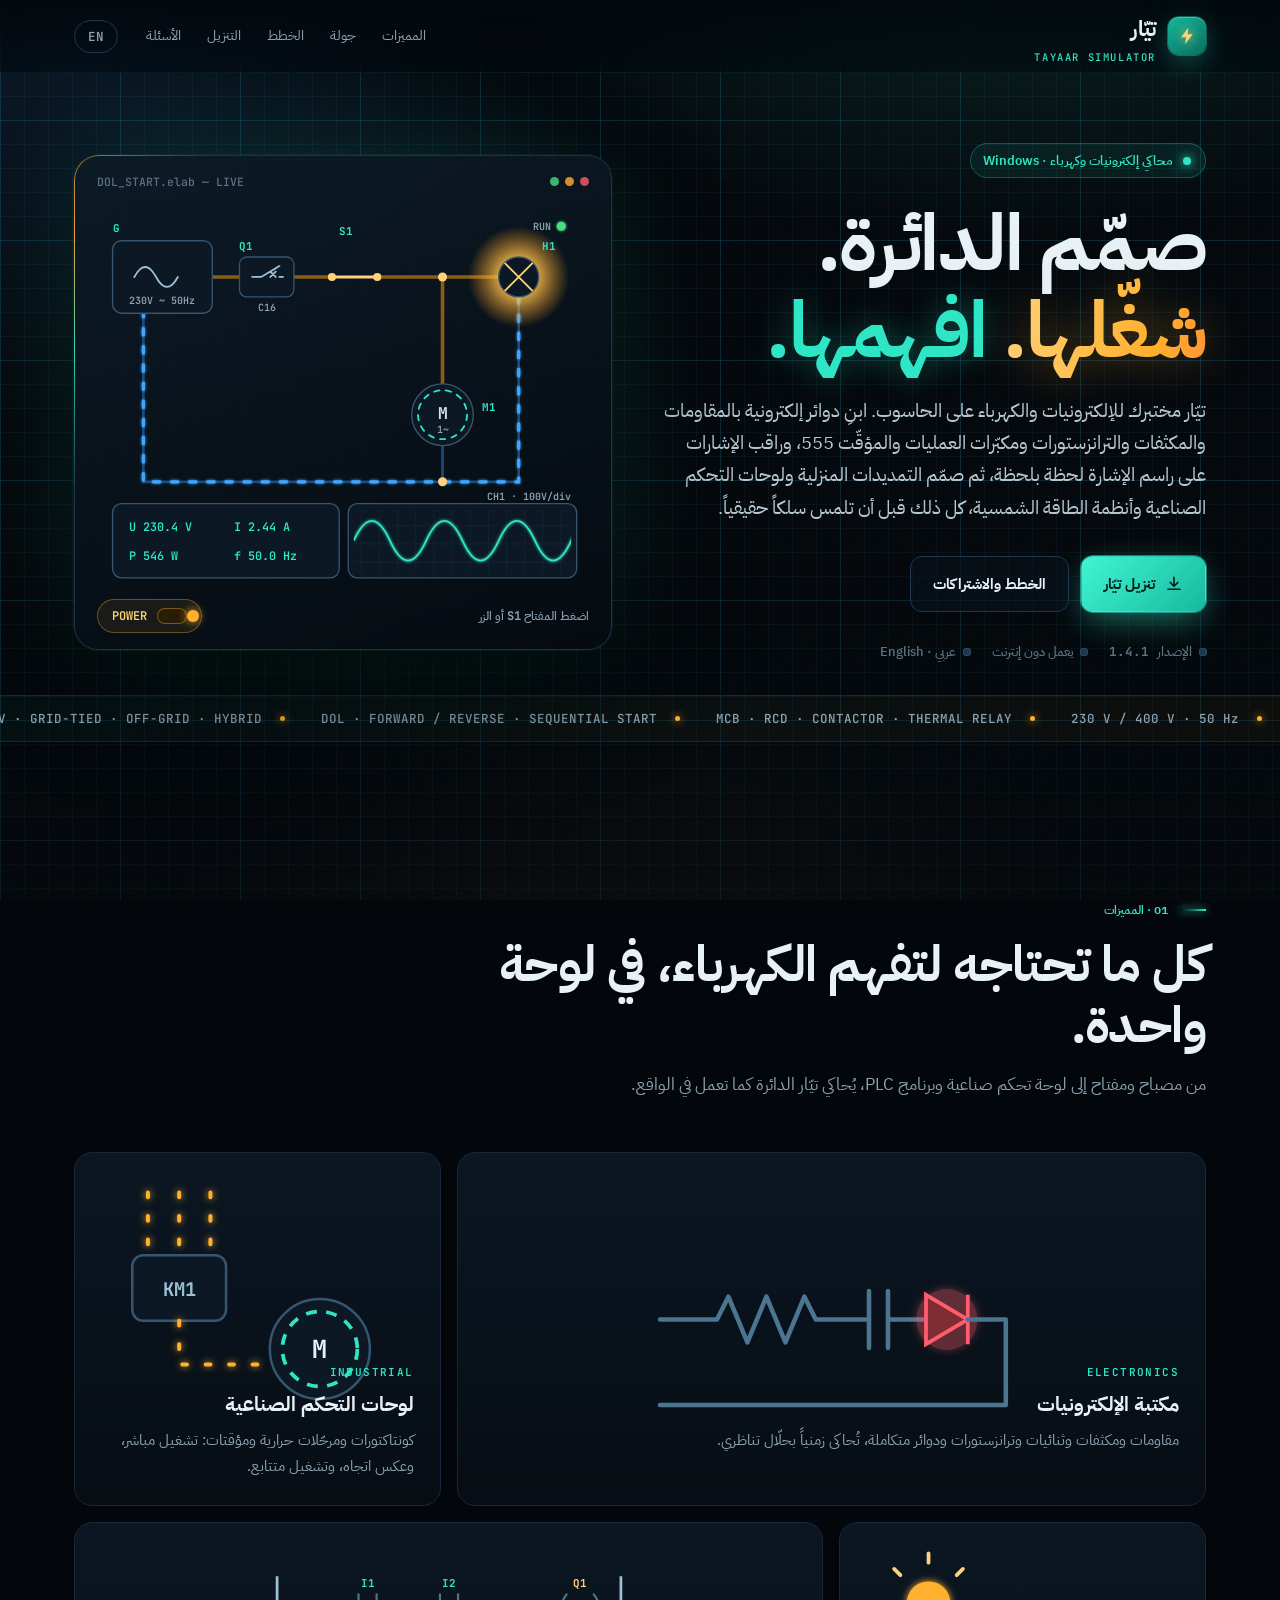
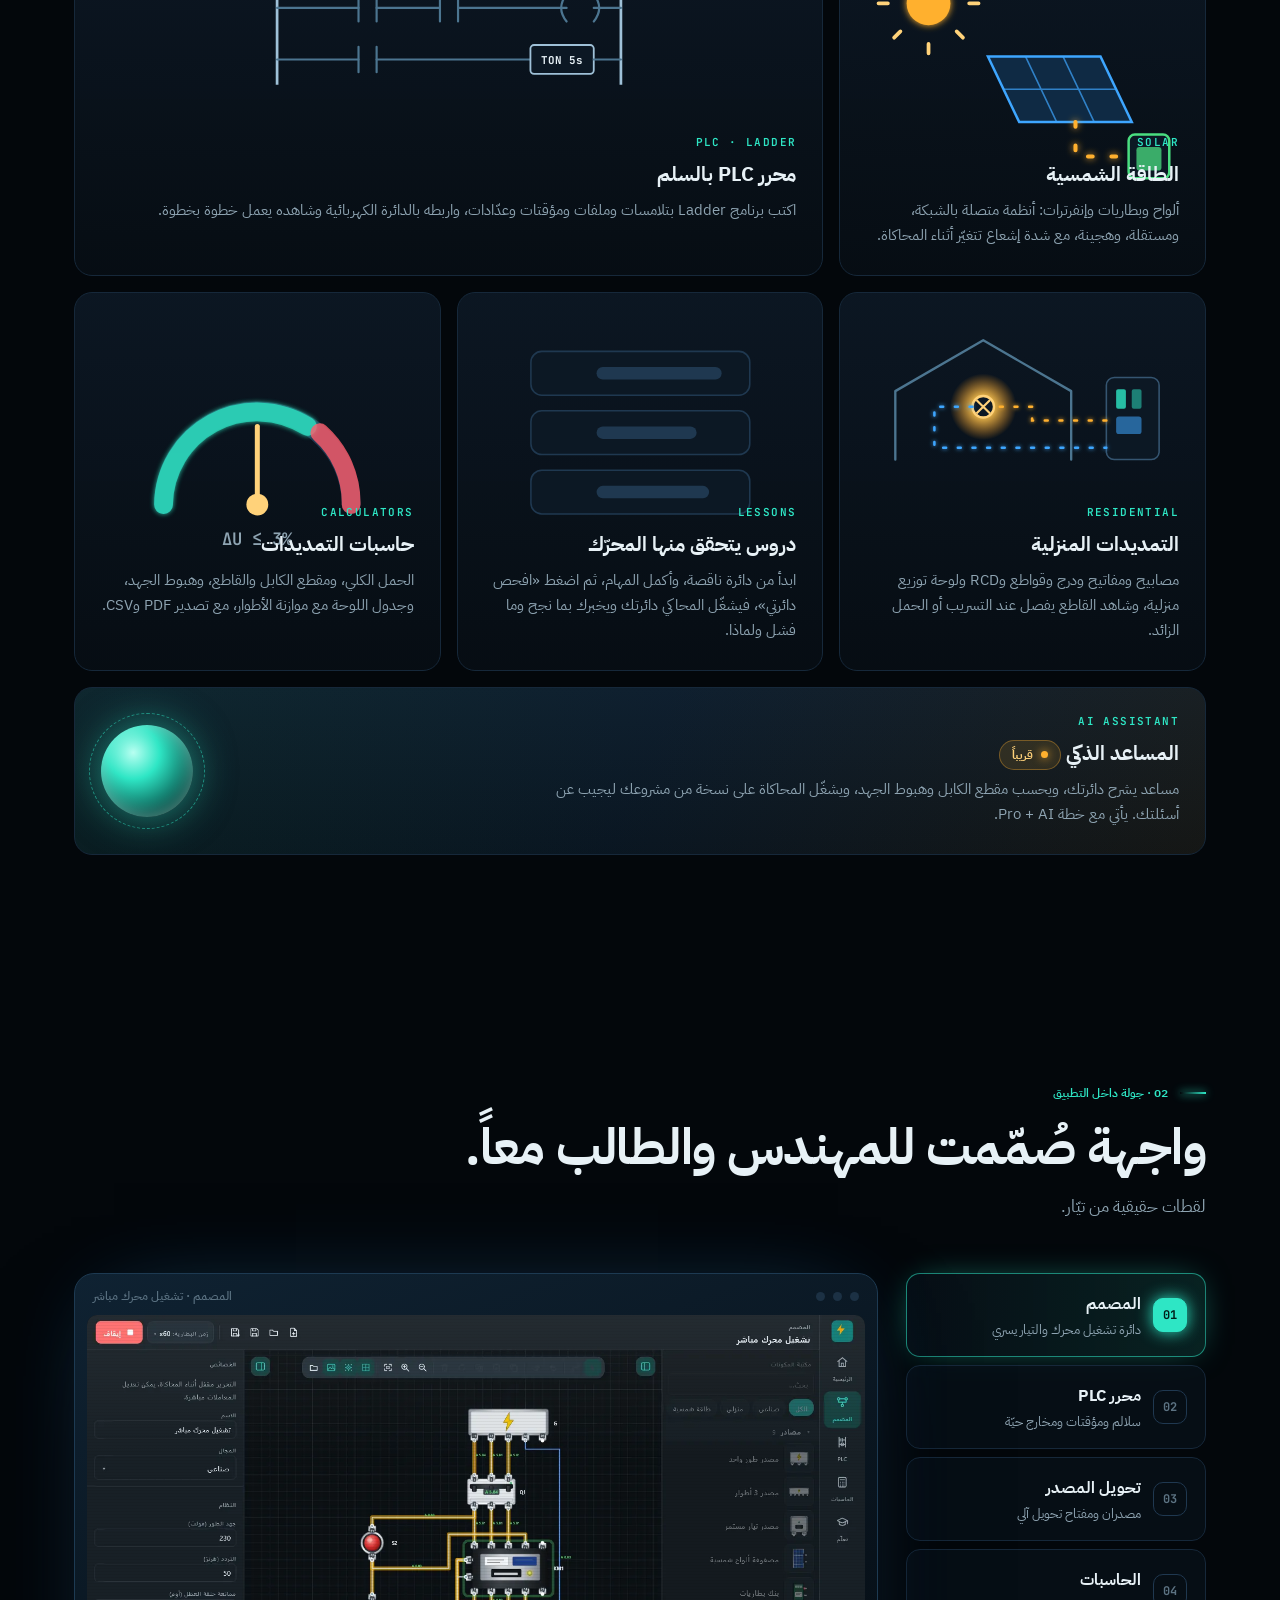
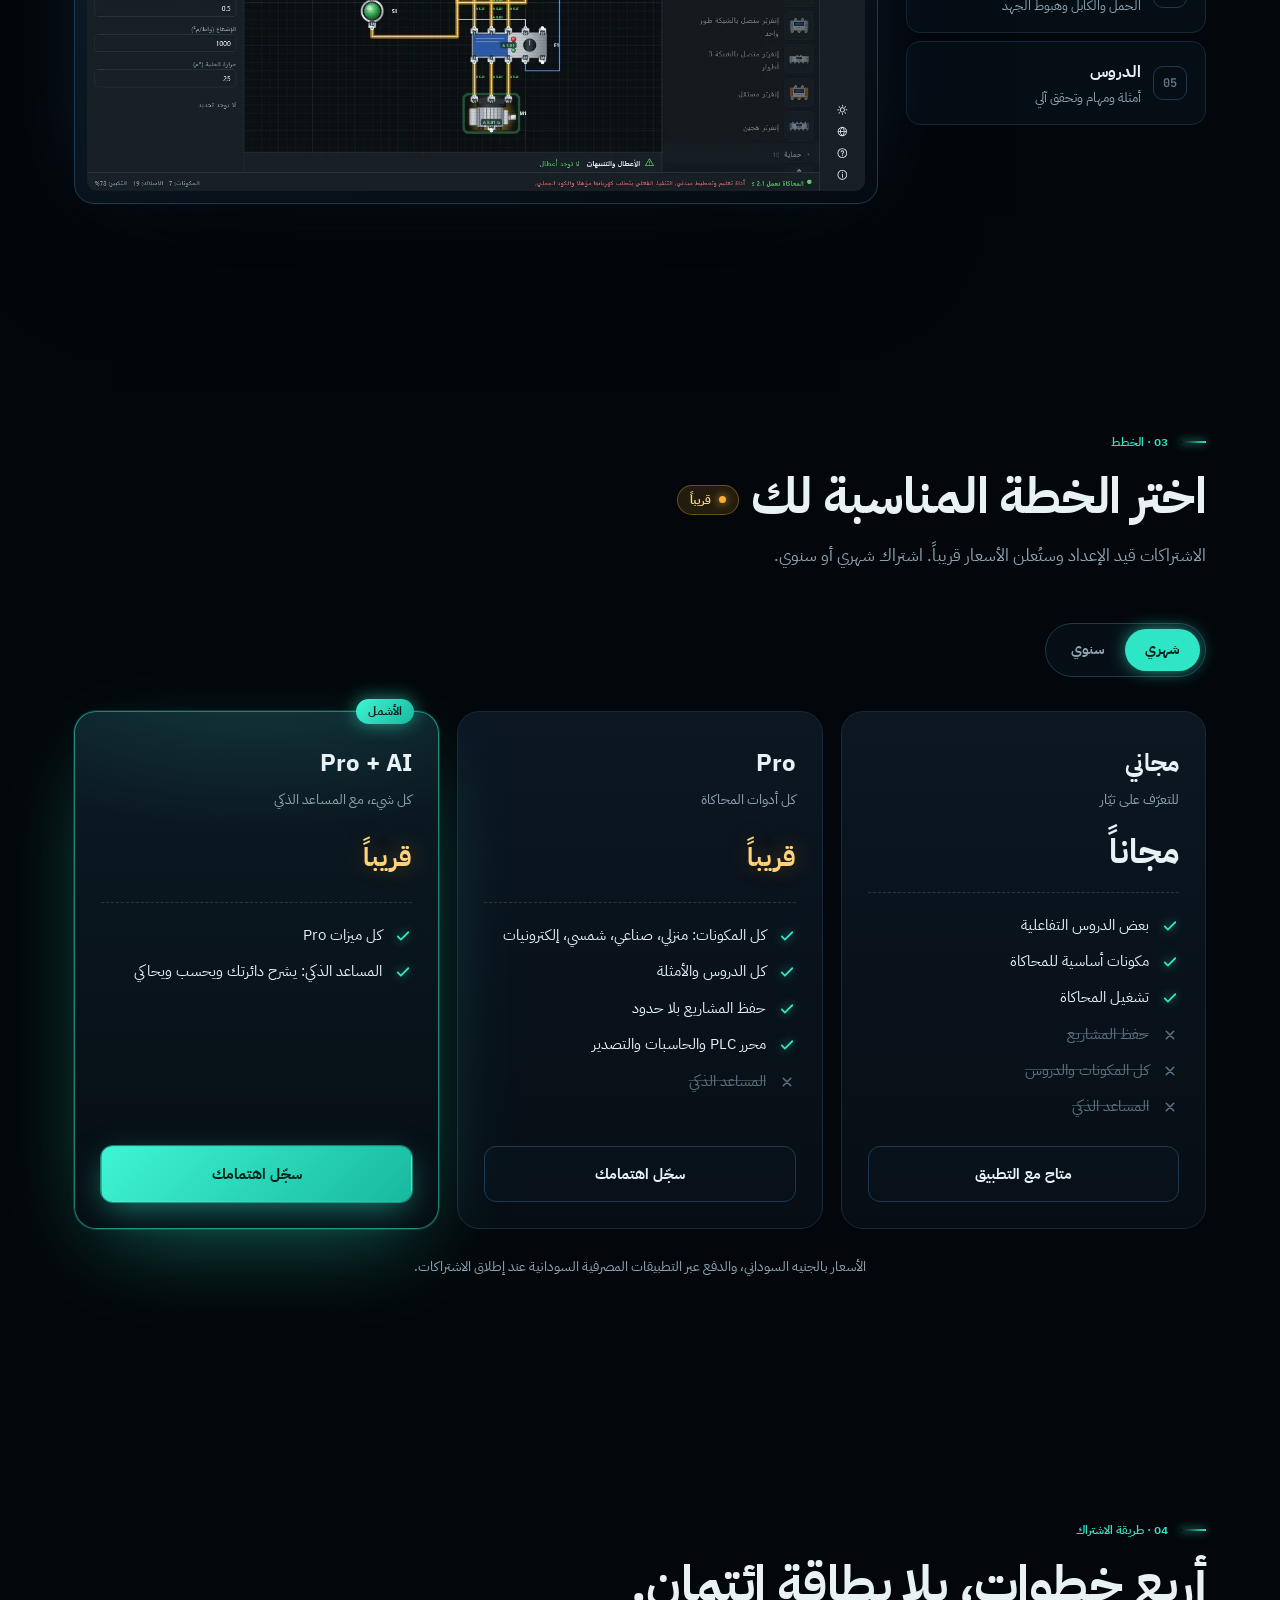
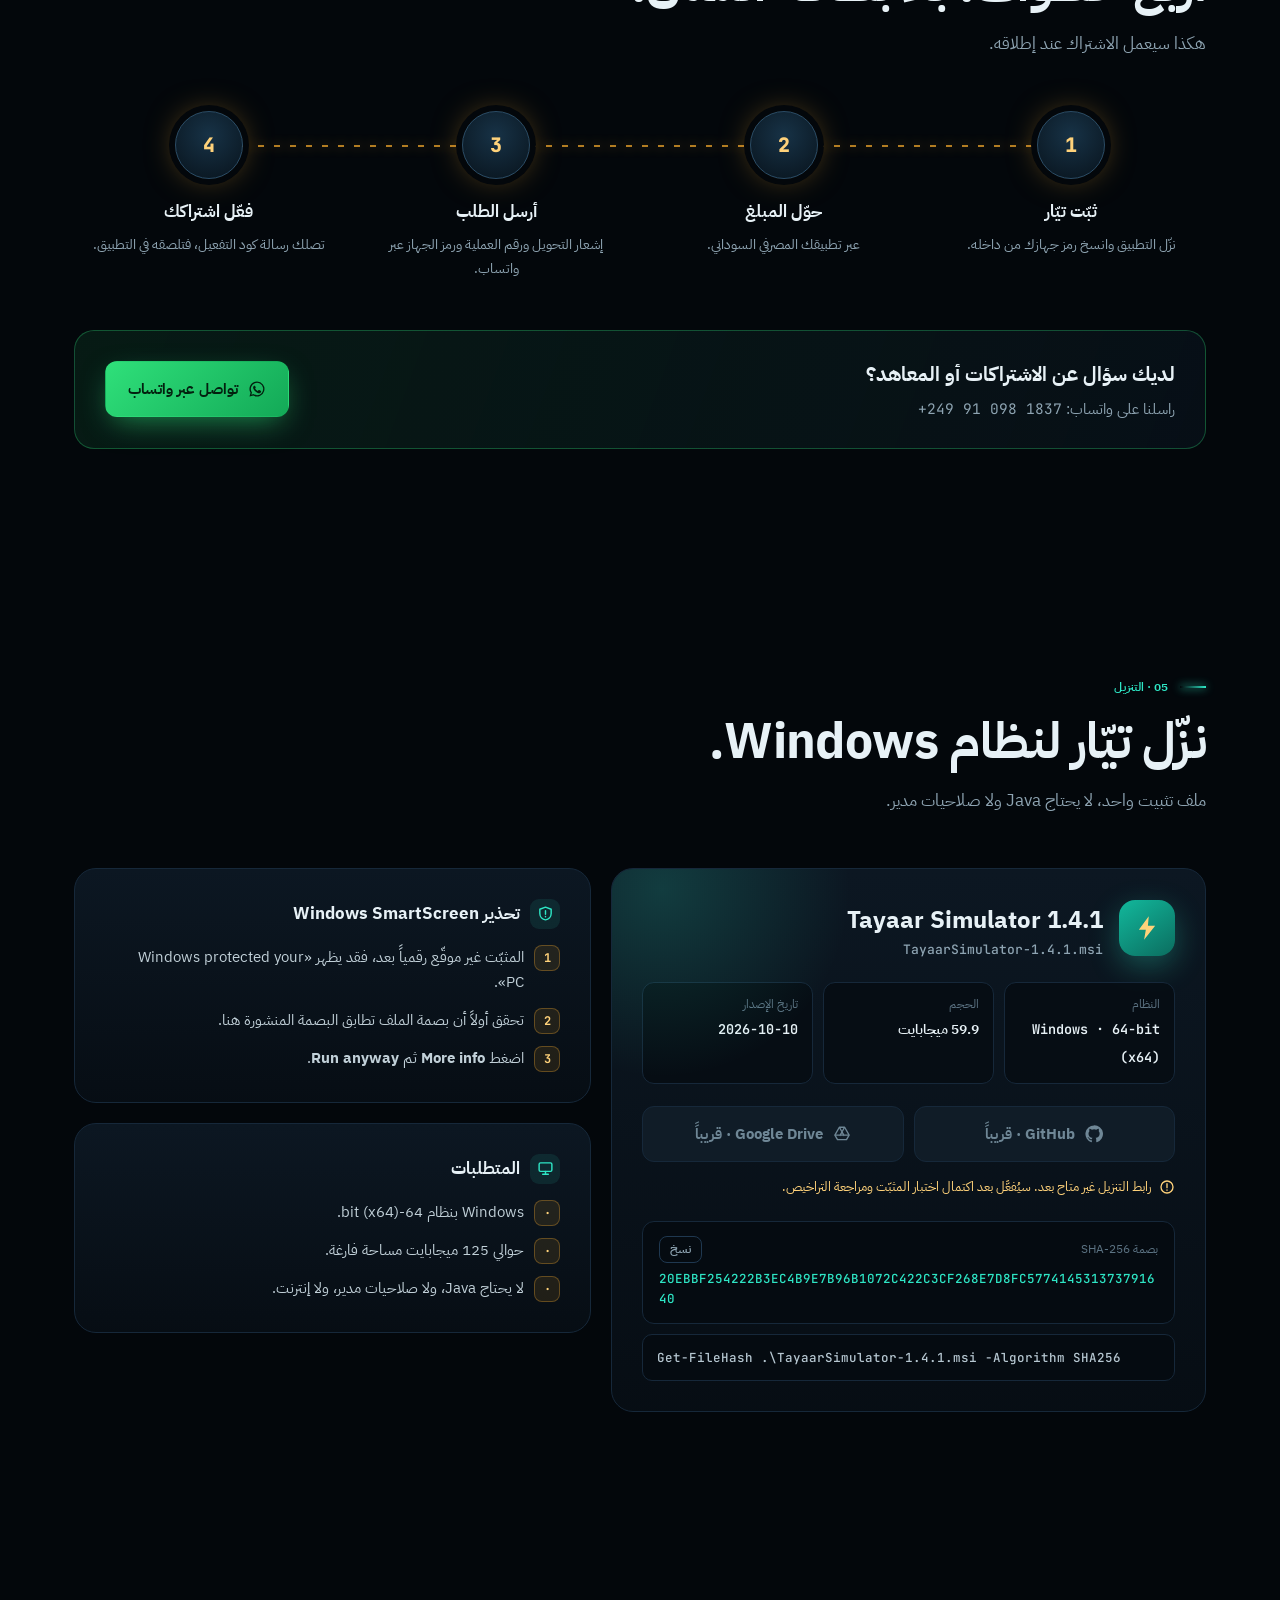
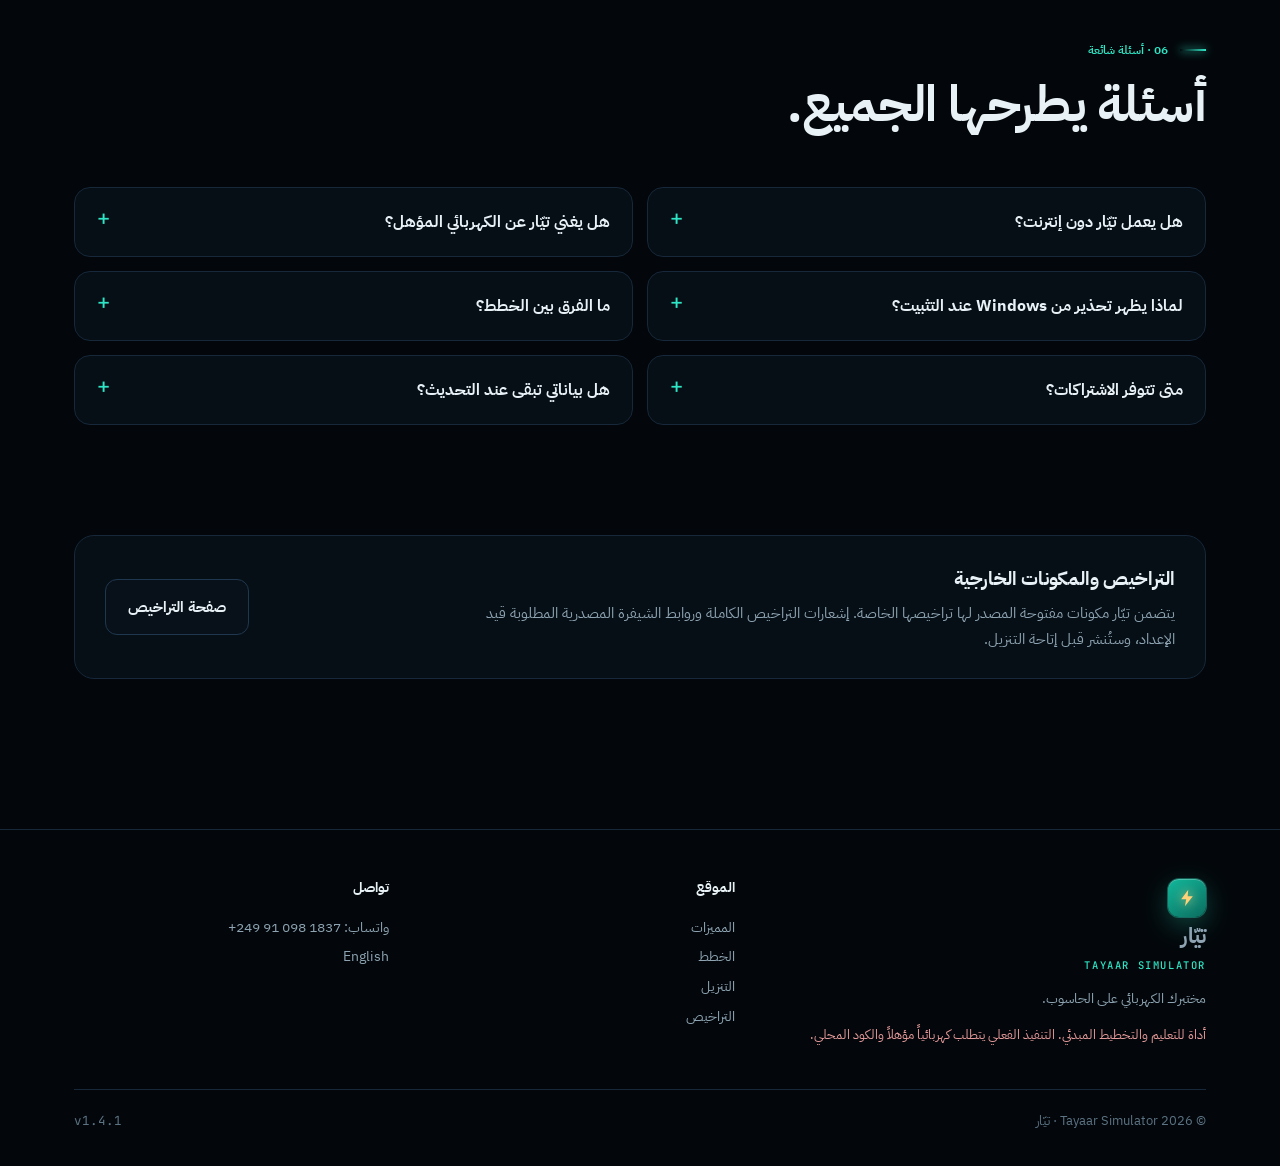
<file: index.html>
<!doctype html>
<html lang="ar" dir="rtl">
<head>
  <meta charset="utf-8">
  <meta name="viewport" content="width=device-width, initial-scale=1">
  <meta name="site-root" content="./">
  <title>تيّار | Tayaar Simulator: مختبرك الكهربائي على الحاسوب</title>
  <meta name="description" content="تيّار محاكي دوائر كهربائية لنظام Windows: صمّم التمديدات المنزلية ولوحات التحكم الصناعية وأنظمة الطاقة الشمسية وبرامج PLC، وشغّلها وتعلّم بأمان، دون إنترنت.">
  <meta name="theme-color" content="#03070b">
  <meta property="og:title" content="تيّار | Tayaar Simulator">
  <meta property="og:description" content="مختبرك الكهربائي على الحاسوب: صمّم الدائرة، شغّلها، وافهمها.">
  <meta property="og:image" content="assets/img/shot-designer-ar.webp">
  <link rel="icon" href="favicon.ico">
  <link rel="alternate" hreflang="en" href="en/">
  <link rel="preconnect" href="https://fonts.googleapis.com">
  <link rel="preconnect" href="https://fonts.gstatic.com" crossorigin>
  <link rel="stylesheet" href="https://fonts.googleapis.com/css2?family=IBM+Plex+Sans+Arabic:wght@400;500;600;700&family=JetBrains+Mono:wght@500;600;700&family=Manrope:wght@500;700;800&display=swap">
  <link rel="stylesheet" href="assets/css/styles.css">
</head>
<body>
  <div class="blueprint" aria-hidden="true"></div>
  <div class="noise" aria-hidden="true"></div>

  <header class="topbar">
    <div class="wrap">
      <a class="brand" href="#top" aria-label="تيّار، الصفحة الرئيسية">
        <span class="brand-mark"><svg viewBox="0 0 24 24" aria-hidden="true"><path d="M13.5 2 5 13.5h6l-1.5 8.5L19 10h-6.2z" fill="#ffd27a"/></svg></span>
        <span>تيّار<small>TAYAAR SIMULATOR</small></span>
      </a>
      <nav class="nav" aria-label="أقسام الصفحة">
        <a href="#features">المميزات</a>
        <a href="#tour">جولة</a>
        <a href="#plans">الخطط</a>
        <a href="#download">التنزيل</a>
        <a href="#faq">الأسئلة</a>
      </nav>
      <a class="lang-switch" href="en/" hreflang="en" lang="en">EN</a>
    </div>
  </header>

  <main id="top">
    <!-- HERO -->
    <section class="hero">
      <div class="wrap">
        <div>
          <span class="chip reveal"><span class="led"></span>محاكي إلكترونيات وكهرباء · Windows</span>
          <h1 class="reveal" data-d="1">صمّم الدائرة.<br><span class="live">شغّلها.</span> <span class="cool">افهمها.</span></h1>
          <p class="lead reveal" data-d="2">تيّار مختبرك للإلكترونيات والكهرباء على الحاسوب. ابنِ دوائر إلكترونية بالمقاومات والمكثفات والترانزستورات ومكبّرات العمليات والمؤقّت 555، وراقب الإشارات على راسم الإشارة لحظة بلحظة، ثم صمّم التمديدات المنزلية ولوحات التحكم الصناعية وأنظمة الطاقة الشمسية، كل ذلك قبل أن تلمس سلكاً حقيقياً.</p>
          <div class="hero-cta reveal" data-d="3">
            <a class="btn btn-primary" href="#download" data-hero-download>
              <svg viewBox="0 0 24 24" fill="none" stroke="currentColor" stroke-width="2.2" stroke-linecap="round" stroke-linejoin="round" aria-hidden="true"><path d="M12 3v12m0 0-5-5m5 5 5-5M4 19h16"/></svg>
              تنزيل تيّار
            </a>
            <a class="btn btn-ghost" href="#plans">الخطط والاشتراكات</a>
          </div>
          <div class="hero-meta reveal" data-d="3">
            <span>الإصدار <b class="mono" data-rel="version">1.4.1</b></span>
            <span>يعمل دون إنترنت</span>
            <span>عربي · English</span>
          </div>
        </div>

        <div class="board reveal" data-d="2">
          <div class="board-head"><span class="dots"><i></i><i></i><i></i></span><span>DOL_START.elab — LIVE</span></div>
          <svg id="circuit" class="circuit" viewBox="0 0 560 430" role="img" aria-labelledby="circuit-title">
            <title id="circuit-title">دائرة توضيحية: مصدر وقاطع ومفتاح يغذّي مصباحاً ومحركاً. اضغط المفتاح S1 لتشغيلها أو إيقافها.</title>
            <defs>
              <filter id="glow-amber" x="-50%" y="-50%" width="200%" height="200%"><feGaussianBlur stdDeviation="2.4" result="b"/><feMerge><feMergeNode in="b"/><feMergeNode in="SourceGraphic"/></feMerge></filter>
              <filter id="glow-blue" x="-50%" y="-50%" width="200%" height="200%"><feGaussianBlur stdDeviation="2" result="b"/><feMerge><feMergeNode in="b"/><feMergeNode in="SourceGraphic"/></feMerge></filter>
              <filter id="glow-teal" x="-50%" y="-50%" width="200%" height="200%"><feGaussianBlur stdDeviation="1.8" result="b"/><feMerge><feMergeNode in="b"/><feMergeNode in="SourceGraphic"/></feMerge></filter>
              <radialGradient id="lamp-g"><stop offset="0" stop-color="#fff3c4"/><stop offset=".35" stop-color="#ffc44d" stop-opacity=".85"/><stop offset="1" stop-color="#ff9a1f" stop-opacity="0"/></radialGradient>
              <pattern id="sgrid" width="20" height="20" patternUnits="userSpaceOnUse"><path d="M20 0H0V20" fill="none" stroke="#123049" stroke-width="1"/></pattern>
              <clipPath id="scope-clip"><rect x="292" y="342" width="240" height="70" rx="6"/></clipPath>
            </defs>
            <g direction="ltr">
            <!-- wires -->
            <path class="c-wire l" d="M136 86 H268"/>
            <path class="c-wire l" d="M318 86 H452"/>
            <path class="c-wire l" d="M390 86 V204"/>
            <path class="c-wire n" d="M474 108 V312 H60 V126"/>
            <path class="c-wire n" d="M390 272 V312"/>
            <!-- current flow -->
            <path class="c-flow" d="M136 86 H268"/>
            <path class="c-flow" d="M318 86 H452"/>
            <path class="c-flow" d="M390 86 V204"/>
            <path class="c-flow n" d="M474 108 V312 H60 V126"/>
            <path class="c-flow n" d="M390 272 V312"/>
            <!-- source G -->
            <rect class="c-box" x="26" y="46" width="110" height="80" rx="10"/>
            <path class="c-sym" d="M50 86 q12 -22 24 0 t24 0" stroke="#ffd27a"/>
            <text class="c-txt" x="81" y="116" text-anchor="middle">230V ~ 50Hz</text>
            <text class="c-tag" x="26" y="36">G</text>
            <!-- breaker Q1 -->
            <rect class="c-box" x="166" y="64" width="60" height="44" rx="8"/>
            <path class="c-sym" d="M180 86 H190 L210 74 M210 86 H214 M200 80 l6 6 m0 -6 l-6 6"/>
            <text class="c-tag" x="166" y="56">Q1</text>
            <text class="c-txt" x="196" y="124" text-anchor="middle">C16</text>
            <!-- switch S1 -->
            <circle class="c-node" cx="268" cy="86" r="4.5"/>
            <circle class="c-node" cx="318" cy="86" r="4.5"/>
            <rect id="s1-hit" class="switch-hit" x="252" y="48" width="80" height="56" rx="10" fill="transparent" tabindex="0" role="button" aria-label="المفتاح S1: تشغيل أو إيقاف الدائرة" aria-pressed="true"/>
            <line class="lever" x1="268" y1="86" x2="316" y2="86"/>
            <text class="c-tag" x="276" y="40">S1</text>
            <!-- lamp H1 -->
            <circle class="lamp-glow" cx="474" cy="86" r="56" fill="url(#lamp-g)"/>
            <circle class="c-box" cx="474" cy="86" r="22"/>
            <path class="c-sym lamp-sym" d="M459 71 L489 101 M489 71 L459 101"/>
            <text class="c-tag" x="500" y="56">H1</text>
            <!-- motor M1 -->
            <circle class="c-box" cx="390" cy="238" r="34"/>
            <g class="rotor"><circle class="motor-ring c-sym" cx="390" cy="238" r="27" stroke-dasharray="6 7"/></g>
            <text x="390" y="243" text-anchor="middle" fill="#cfe2ee" style="font:700 18px var(--font-mono)">M</text>
            <text class="c-txt" x="390" y="258" text-anchor="middle">1~</text>
            <text class="c-tag" x="434" y="234">M1</text>
            <!-- junctions -->
            <circle class="c-node" cx="390" cy="86" r="5"/>
            <circle class="c-node" cx="390" cy="312" r="5"/>
            <!-- status -->
            <circle class="status-dot" cx="521" cy="30" r="5"/>
            <text class="c-txt" x="510" y="34" text-anchor="end">RUN</text>
            <!-- meter -->
            <rect class="c-box" x="26" y="336" width="250" height="82" rx="10"/>
            <text id="rd-u" class="readout" x="44" y="366">U  230.0 V</text>
            <text id="rd-i" class="readout" x="160" y="366">I  2.46 A</text>
            <text id="rd-p" class="readout" x="44" y="398">P  549 W</text>
            <text id="rd-f" class="readout" x="160" y="398">f  50.0 Hz</text>
            <!-- scope -->
            <rect class="c-box" x="286" y="336" width="252" height="82" rx="10"/>
            <rect x="292" y="342" width="240" height="70" rx="6" fill="url(#sgrid)"/>
            <g clip-path="url(#scope-clip)"><path class="scope-trace" d="M292 377 q20 -44 40 0 t40 0 t40 0 t40 0 t40 0 t40 0 t40 0 t40 0"/></g>
            <text class="c-txt" x="532" y="332" text-anchor="end">CH1 · 100V/div</text>
            </g>
          </svg>
          <div class="board-foot">
            <span>اضغط المفتاح <b class="mono">S1</b> أو الزر</span>
            <button id="circuit-toggle" class="toggle" type="button" aria-pressed="true"><span class="knob"></span>POWER</button>
          </div>
        </div>
      </div>

      <div class="ticker" aria-hidden="true">
        <div class="ticker-track">
          <span>230 V / 400 V · 50 Hz</span><span>MCB · RCD · CONTACTOR · THERMAL RELAY</span><span>DOL · FORWARD / REVERSE · SEQUENTIAL START</span><span>PV · GRID-TIED · OFF-GRID · HYBRID</span><span>PLC LADDER · TON · TOF · CTU</span><span>IEC 60364-5-52 · VOLTAGE DROP</span><span>IEC 61439-1 · DIVERSITY FACTOR</span><span>PANEL SCHEDULE · PHASE BALANCING</span>
          <span>230 V / 400 V · 50 Hz</span><span>MCB · RCD · CONTACTOR · THERMAL RELAY</span><span>DOL · FORWARD / REVERSE · SEQUENTIAL START</span><span>PV · GRID-TIED · OFF-GRID · HYBRID</span><span>PLC LADDER · TON · TOF · CTU</span><span>IEC 60364-5-52 · VOLTAGE DROP</span><span>IEC 61439-1 · DIVERSITY FACTOR</span><span>PANEL SCHEDULE · PHASE BALANCING</span>
        </div>
      </div>
    </section>

    <!-- FEATURES -->
    <section id="features" class="section">
      <div class="wrap">
        <div class="sec-head reveal">
          <span class="sec-label">01 · المميزات</span>
          <h2>كل ما تحتاجه لتفهم الكهرباء، في لوحة واحدة.</h2>
          <p>من مصباح ومفتاح إلى لوحة تحكم صناعية وبرنامج PLC، يُحاكي تيّار الدائرة كما تعمل في الواقع.</p>
        </div>

        <div class="bento">
          <article class="cell span-2 reveal">
            <div class="art"><svg viewBox="0 0 200 150" aria-hidden="true">
              <path class="m-stroke" d="M10 75 H40 l6 -12 l10 24 l10 -24 l10 24 l10 -24 l6 12 H120"/>
              <path class="m-stroke" d="M120 60 V90 M130 60 V90"/>
              <path class="m-stroke" d="M130 75 H150"/>
              <path d="M150 62 L172 75 L150 88 Z M172 62 V88" fill="#3a1414" stroke="#ff5d6c" stroke-width="2"/>
              <circle cx="161" cy="75" r="16" fill="#ff5d6c" opacity=".35" class="m-blink" filter="url(#glow-amber)"/>
              <path class="m-live m-teal" d="M10 75 H40"/>
              <path class="m-stroke" d="M172 75 H192 V120 H10"/>
            </svg></div>
            <div class="kicker">ELECTRONICS</div>
            <h3>مكتبة الإلكترونيات</h3>
            <p>مقاومات ومكثفات وثنائيات وترانزستورات ودوائر متكاملة، تُحاكى زمنياً بحلّال تناظري.</p>
          </article>

          <article class="cell reveal" data-d="1">
            <div class="art"><svg viewBox="0 0 200 150" aria-hidden="true">
              <path class="m-live" d="M30 10 V50 M50 10 V50 M70 10 V50"/>
              <rect x="20" y="50" width="60" height="42" rx="7" fill="#0c1824" stroke="#355571" stroke-width="1.6"/>
              <text x="50" y="76" text-anchor="middle" fill="#9fc1d8" style="font:700 12px var(--font-mono)">KM1</text>
              <path class="m-live" d="M50 92 V120 H105"/>
              <circle cx="140" cy="110" r="32" fill="#0c1824" stroke="#355571" stroke-width="1.6"/>
              <circle class="m-spin" cx="140" cy="110" r="24" fill="none" stroke="#2ee6c5" stroke-width="2.4" stroke-dasharray="7 6"/>
              <text x="140" y="116" text-anchor="middle" fill="#e7f1f6" style="font:700 16px var(--font-mono)">M</text>
            </svg></div>
            <div class="kicker">INDUSTRIAL</div>
            <h3>لوحات التحكم الصناعية</h3>
            <p>كونتاكتورات ومرحّلات حرارية ومؤقتات: تشغيل مباشر، وعكس اتجاه، وتشغيل متتابع.</p>
          </article>

          <article class="cell reveal">
            <div class="art"><svg viewBox="0 0 200 150" aria-hidden="true">
              <g class="m-spin-slow"><circle cx="40" cy="36" r="14" fill="#ffb02e" filter="url(#glow-amber)"/>
              <path d="M40 10v-6M40 68v-6M14 36h-6M72 36h-6M22 18l-4-4M62 58l-4-4M22 54l-4 4M62 14l-4 4" stroke="#ffd27a" stroke-width="2.4" stroke-linecap="round"/></g>
              <path d="M78 70 L150 70 L170 112 L98 112 Z" fill="#0f2a44" stroke="#3ea6ff" stroke-width="1.6"/>
              <path d="M102 70 L122 112 M126 70 L146 112 M88 91 H160" stroke="#3ea6ff" stroke-width="1" opacity=".7"/>
              <path class="m-live" d="M134 112 V134 H168"/>
              <rect x="168" y="120" width="26" height="28" rx="4" fill="#0c1824" stroke="#4ade80" stroke-width="1.6"/>
              <rect x="173" y="128" width="16" height="15" rx="2" fill="#4ade80" opacity=".75" class="m-glow"/>
            </svg></div>
            <div class="kicker">SOLAR</div>
            <h3>الطاقة الشمسية</h3>
            <p>ألواح وبطاريات وإنفرترات: أنظمة متصلة بالشبكة، ومستقلة، وهجينة، مع شدة إشعاع تتغيّر أثناء المحاكاة.</p>
          </article>

          <article class="cell span-2 reveal" data-d="1">
            <div class="art"><svg viewBox="0 0 420 150" aria-hidden="true">
              <path d="M20 20 V140 M400 20 V140" stroke="#9fc1d8" stroke-width="3"/>
              <path class="m-stroke" d="M20 55 H110 M130 55 H200 M220 55 H340 M370 55 H400"/>
              <path class="m-stroke" d="M110 40 V70 M130 40 V70 M200 40 V70 M220 40 V70"/>
              <path class="m-stroke" d="M340 40 q-12 15 0 30 M370 40 q12 15 0 30"/>
              <path class="m-live m-teal m-rung" d="M20 55 H400"/>
              <text x="120" y="32" text-anchor="middle" fill="#2ee6c5" style="font:700 12px var(--font-mono)">I1</text>
              <text x="210" y="32" text-anchor="middle" fill="#2ee6c5" style="font:700 12px var(--font-mono)">I2</text>
              <text x="355" y="32" text-anchor="middle" fill="#ffd27a" style="font:700 12px var(--font-mono)">Q1</text>
              <path class="m-stroke" d="M20 112 H110 M130 112 H300"/><path class="m-stroke" d="M110 98 V126 M130 98 V126"/>
              <rect x="300" y="96" width="70" height="32" rx="4" fill="#0c1824" stroke="#9fc1d8" stroke-width="2"/>
              <text x="335" y="117" text-anchor="middle" fill="#e7f1f6" style="font:700 12px var(--font-mono)">TON 5s</text>
              <path class="m-stroke" d="M370 112 H400"/>
            </svg></div>
            <div class="kicker">PLC · LADDER</div>
            <h3>محرر PLC بالسلم</h3>
            <p>اكتب برنامج Ladder بتلامسات وملفات ومؤقتات وعدّادات، واربطه بالدائرة الكهربائية وشاهده يعمل خطوة بخطوة.</p>
          </article>

          <article class="cell reveal">
            <div class="art"><svg viewBox="0 0 320 150" aria-hidden="true">
              <path class="m-stroke" d="M30 140 V70 L120 18 L210 70 V140"/>
              <circle cx="120" cy="86" r="34" fill="url(#lamp-g)" class="m-glow"/>
              <circle cx="120" cy="86" r="11" fill="#0c1824" stroke="#ffd27a" stroke-width="2.4"/>
              <path d="M113 79 l14 14 m0 -14 l-14 14" stroke="#ffd27a" stroke-width="2.2"/>
              <rect x="246" y="56" width="54" height="84" rx="8" fill="#0c1824" stroke="#355571" stroke-width="1.6"/>
              <rect x="256" y="68" width="10" height="20" rx="2" fill="#2ee6c5" opacity=".8"/><rect x="272" y="68" width="10" height="20" rx="2" fill="#2ee6c5" opacity=".5"/><rect x="256" y="96" width="26" height="18" rx="3" fill="#3ea6ff" opacity=".55"/>
              <path class="m-live" d="M246 100 H170 V86 H131"/>
              <path class="m-live m-blue" d="M109 86 H70 V128 H246"/>
            </svg></div>
            <div class="kicker">RESIDENTIAL</div>
            <h3>التمديدات المنزلية</h3>
            <p>مصابيح ومفاتيح ودرج وقواطع وRCD ولوحة توزيع منزلية، وشاهد القاطع يفصل عند التسريب أو الحمل الزائد.</p>
          </article>

          <article class="cell reveal" data-d="1">
            <div class="art"><svg viewBox="0 0 200 150" aria-hidden="true">
              <rect x="30" y="22" width="140" height="28" rx="7" fill="#0c1824" stroke="#1f3850"/><path class="m-check" d="M42 36 l6 6 l12 -12" stroke="#2ee6c5" stroke-width="3" fill="none" stroke-linecap="round"/><rect x="72" y="32" width="80" height="8" rx="4" fill="#1f3850"/>
              <rect x="30" y="60" width="140" height="28" rx="7" fill="#0c1824" stroke="#1f3850"/><path class="m-check c2" d="M42 74 l6 6 l12 -12" stroke="#2ee6c5" stroke-width="3" fill="none" stroke-linecap="round"/><rect x="72" y="70" width="64" height="8" rx="4" fill="#1f3850"/>
              <rect x="30" y="98" width="140" height="28" rx="7" fill="#0c1824" stroke="#1f3850"/><path class="m-check c3" d="M42 112 l6 6 l12 -12" stroke="#2ee6c5" stroke-width="3" fill="none" stroke-linecap="round"/><rect x="72" y="108" width="72" height="8" rx="4" fill="#1f3850"/>
            </svg></div>
            <div class="kicker">LESSONS</div>
            <h3>دروس يتحقق منها المحرّك</h3>
            <p>ابدأ من دائرة ناقصة، وأكمل المهام، ثم اضغط «افحص دائرتي»، فيشغّل المحاكي دائرتك ويخبرك بما نجح وما فشل ولماذا.</p>
          </article>

          <article class="cell reveal" data-d="2">
            <div class="art"><svg viewBox="0 0 200 150" aria-hidden="true">
              <path d="M40 120 A60 60 0 0 1 160 120" fill="none" stroke="#1f3850" stroke-width="12" stroke-linecap="round"/>
              <path d="M40 120 A60 60 0 0 1 132 70" fill="none" stroke="#2ee6c5" stroke-width="12" stroke-linecap="round" opacity=".85" filter="url(#glow-teal)"/>
              <path d="M140 74 A60 60 0 0 1 160 120" fill="none" stroke="#ff5d6c" stroke-width="12" stroke-linecap="round" opacity=".8"/>
              <line class="m-needle" x1="100" y1="120" x2="100" y2="70" stroke="#ffd27a" stroke-width="3.2" stroke-linecap="round"/>
              <circle cx="100" cy="120" r="7" fill="#ffd27a"/>
              <text x="100" y="146" text-anchor="middle" fill="#8ea4b2" style="font:600 11px var(--font-mono)">ΔU ≤ 3%</text>
            </svg></div>
            <div class="kicker">CALCULATORS</div>
            <h3>حاسبات التمديدات</h3>
            <p>الحمل الكلي، ومقطع الكابل والقاطع، وهبوط الجهد، وجدول اللوحة مع موازنة الأطوار، مع تصدير PDF وCSV.</p>
          </article>

          <article class="cell span-3 ai reveal">
            <div class="ai-text">
              <div class="kicker">AI ASSISTANT</div>
              <h3>المساعد الذكي <span class="badge-soon">قريباً</span></h3>
              <p>مساعد يشرح دائرتك، ويحسب مقطع الكابل وهبوط الجهد، ويشغّل المحاكاة على نسخة من مشروعك ليجيب عن أسئلتك. يأتي مع خطة Pro + AI.</p>
            </div>
            <div class="ai-orb" aria-hidden="true"></div>
          </article>
        </div>
      </div>
    </section>

    <!-- TOUR -->
    <section id="tour" class="section">
      <div class="wrap">
        <div class="sec-head reveal">
          <span class="sec-label">02 · جولة داخل التطبيق</span>
          <h2>واجهة صُمّمت للمهندس والطالب معاً.</h2>
          <p>لقطات حقيقية من تيّار.</p>
        </div>
        <div class="showcase">
          <div class="tabs" role="tablist" aria-label="لقطات التطبيق">
            <button class="tab" role="tab" data-title="المصمم · تشغيل محرك مباشر" data-caption="المحاكاة تعمل: التيار يظهر على كل سلك."><span class="ix">01</span><strong>المصمم</strong><small>دائرة تشغيل محرك والتيار يسري</small></button>
            <button class="tab" role="tab" data-title="PLC · مؤقت تأخير" data-caption="محرر Ladder متصل بالدائرة."><span class="ix">02</span><strong>محرر PLC</strong><small>سلالم ومؤقتات ومخارج حيّة</small></button>
            <button class="tab" role="tab" data-title="تحويل المصدر · ATS" data-caption="مفتاح تحويل بين مصدرين."><span class="ix">03</span><strong>تحويل المصدر</strong><small>مصدران ومفتاح تحويل آلي</small></button>
            <button class="tab" role="tab" data-title="الحاسبات · الحمل الكلي" data-caption="حاسبات مبنية على جداول مرجعية قابلة للتعديل."><span class="ix">04</span><strong>الحاسبات</strong><small>الحمل والكابل وهبوط الجهد</small></button>
            <button class="tab" role="tab" data-title="تعلّم · الدروس والأمثلة" data-caption="أمثلة جاهزة ودروس بمهام يتحقق منها المحاكي."><span class="ix">05</span><strong>الدروس</strong><small>أمثلة ومهام وتحقق آلي</small></button>
          </div>
          <div class="screen reveal" data-d="1">
            <div class="screen-bar"><i></i><i></i><i></i><span id="shot-title">المصمم</span></div>
            <figure>
              <img src="assets/img/shot-designer-ar.webp" alt="المصمم في تيّار أثناء محاكاة دائرة تشغيل محرك" class="active" width="1440" height="880">
              <img src="assets/img/shot-plc.webp" alt="محرر PLC بالسلم في تيّار" loading="lazy" width="1440" height="880">
              <img src="assets/img/shot-transfer.webp" alt="دائرة مفتاح تحويل المصدر في تيّار" loading="lazy" width="1440" height="880">
              <img src="assets/img/shot-calc.webp" alt="حاسبة الحمل الكلي في تيّار" loading="lazy" width="1440" height="880">
              <img src="assets/img/shot-learn-ar.webp" alt="شاشة الدروس والأمثلة في تيّار" loading="lazy" width="1440" height="880">
              <figcaption id="shot-caption"></figcaption>
            </figure>
          </div>
        </div>
      </div>
    </section>

    <!-- PLANS -->
    <section id="plans" class="section">
      <div class="wrap">
        <div class="sec-head reveal">
          <span class="sec-label">03 · الخطط</span>
          <h2>اختر الخطة المناسبة لك <span class="badge-soon">قريباً</span></h2>
          <p>الاشتراكات قيد الإعداد وستُعلن الأسعار قريباً. اشتراك شهري أو سنوي.</p>
        </div>
        <div class="billing reveal" role="group" aria-label="مدة الاشتراك">
          <button type="button" data-billing="monthly" aria-pressed="true">شهري</button>
          <button type="button" data-billing="yearly" aria-pressed="false">سنوي</button>
        </div>
        <div id="plan-cards" class="plans" aria-live="polite">
          <article class="plan"><h3>مجاني</h3><p class="tag">للتعرّف على تيّار</p><div class="price"><span class="amount">مجاناً</span></div><ul><li class="on"><span>بعض الدروس والمكونات</span></li><li class="off"><span>حفظ المشاريع</span></li></ul></article>
          <article class="plan"><h3>Pro</h3><p class="tag">كل أدوات المحاكاة</p><div class="price"><span class="soon">قريباً</span></div><ul><li class="on"><span>كل الميزات ما عدا المساعد الذكي</span></li></ul></article>
          <article class="plan featured"><h3>Pro + AI</h3><p class="tag">كل شيء، مع المساعد الذكي</p><div class="price"><span class="soon">قريباً</span></div><ul><li class="on"><span>كل ميزات Pro والمساعد الذكي</span></li></ul></article>
        </div>
        <p class="plans-note reveal">الأسعار بالجنيه السوداني، والدفع عبر التطبيقات المصرفية السودانية عند إطلاق الاشتراكات.</p>
      </div>
    </section>

    <!-- HOW TO SUBSCRIBE -->
    <section id="subscribe" class="section">
      <div class="wrap">
        <div class="sec-head reveal">
          <span class="sec-label">04 · طريقة الاشتراك</span>
          <h2>أربع خطوات، بلا بطاقة ائتمان.</h2>
          <p>هكذا سيعمل الاشتراك عند إطلاقه.</p>
        </div>
        <div class="steps">
          <div class="step reveal"><div class="node">1</div><h4>ثبّت تيّار</h4><p>نزّل التطبيق وانسخ رمز جهازك من داخله.</p></div>
          <div class="step reveal" data-d="1"><div class="node">2</div><h4>حوّل المبلغ</h4><p>عبر تطبيقك المصرفي السوداني.</p></div>
          <div class="step reveal" data-d="2"><div class="node">3</div><h4>أرسل الطلب</h4><p>إشعار التحويل ورقم العملية ورمز الجهاز عبر واتساب.</p></div>
          <div class="step reveal" data-d="3"><div class="node">4</div><h4>فعّل اشتراكك</h4><p>تصلك رسالة كود التفعيل، فتلصقه في التطبيق.</p></div>
        </div>
        <div class="cta-strip reveal">
          <div><h3>لديك سؤال عن الاشتراكات أو المعاهد؟</h3><p>راسلنا على واتساب: <bdi class="mono" dir="ltr">+249 91 098 1837</bdi></p></div>
          <a class="btn btn-wa" data-wa href="https://wa.me/249910981837?text=%D9%85%D8%B1%D8%AD%D8%A8%D8%A7%D9%8B%D8%8C%20%D8%A3%D8%B1%D9%8A%D8%AF%20%D8%A7%D9%84%D8%A7%D8%B3%D8%AA%D9%81%D8%B3%D8%A7%D8%B1%20%D8%B9%D9%86%20%D8%A7%D8%B4%D8%AA%D8%B1%D8%A7%D9%83%D8%A7%D8%AA%20%D8%AA%D9%8A%D9%91%D8%A7%D8%B1." target="_blank" rel="noopener">
            <svg viewBox="0 0 24 24" fill="currentColor" aria-hidden="true"><path d="M12 2a10 10 0 0 0-8.6 15.1L2 22l5-1.3A10 10 0 1 0 12 2Zm0 18.2a8.2 8.2 0 0 1-4.2-1.2l-.3-.2-3 .8.8-2.9-.2-.3A8.2 8.2 0 1 1 12 20.2Zm4.5-6.1c-.2-.1-1.5-.7-1.7-.8-.2-.1-.4-.1-.6.1l-.8 1c-.1.2-.3.2-.5.1a6.7 6.7 0 0 1-3.3-2.9c-.2-.4.2-.4.7-1.3.1-.2 0-.3 0-.4l-.8-1.8c-.2-.5-.4-.4-.6-.4h-.5a1 1 0 0 0-.7.3 3 3 0 0 0-.9 2.2 5.2 5.2 0 0 0 1.1 2.7 11.8 11.8 0 0 0 4.5 4c1.7.7 2.3.8 3.2.6.5-.1 1.5-.6 1.7-1.2.2-.6.2-1.1.2-1.2-.1-.1-.3-.2-.5-.3Z"/></svg>
            تواصل عبر واتساب
          </a>
        </div>
      </div>
    </section>

    <!-- DOWNLOAD -->
    <section id="download" class="section">
      <div class="wrap">
        <div class="sec-head reveal">
          <span class="sec-label">05 · التنزيل</span>
          <h2>نزّل تيّار لنظام Windows.</h2>
          <p>ملف تثبيت واحد، لا يحتاج Java ولا صلاحيات مدير.</p>
        </div>
        <div class="dl">
          <div class="card dl-main reveal">
            <div class="dl-title">
              <span class="icon"><svg viewBox="0 0 24 24" aria-hidden="true"><path d="M13.5 2 5 13.5h6l-1.5 8.5L19 10h-6.2z" fill="#ffd27a"/></svg></span>
              <div><h3>Tayaar Simulator <span data-rel="version">1.4.1</span></h3><p data-rel="file">TayaarSimulator-1.4.1.msi</p></div>
            </div>
            <div class="specs">
              <div class="spec"><span>النظام</span><b data-rel="platform">Windows · 64-bit</b></div>
              <div class="spec"><span>الحجم</span><b data-rel="size">59.9 ميجابايت</b></div>
              <div class="spec"><span>تاريخ الإصدار</span><b data-rel="date">2026-10-10</b></div>
            </div>
            <div class="dl-buttons">
              <a id="dl-github" class="btn btn-ghost" aria-disabled="true" tabindex="-1">
                <svg viewBox="0 0 24 24" fill="currentColor" aria-hidden="true"><path d="M12 .5a11.5 11.5 0 0 0-3.6 22.4c.6.1.8-.3.8-.6v-2c-3.2.7-3.9-1.5-3.9-1.5-.5-1.3-1.3-1.7-1.3-1.7-1-.7.1-.7.1-.7 1.2.1 1.8 1.2 1.8 1.2 1 1.8 2.7 1.3 3.4 1 .1-.8.4-1.3.7-1.6-2.6-.3-5.3-1.3-5.3-5.7 0-1.3.5-2.3 1.2-3.1-.1-.3-.5-1.5.1-3.2 0 0 1-.3 3.2 1.2a11 11 0 0 1 5.8 0c2.2-1.5 3.2-1.2 3.2-1.2.6 1.7.2 2.9.1 3.2.8.8 1.2 1.9 1.2 3.1 0 4.4-2.7 5.4-5.3 5.7.4.4.8 1.1.8 2.2v3.2c0 .3.2.7.8.6A11.5 11.5 0 0 0 12 .5Z"/></svg>
                <span class="lbl">GitHub · قريباً</span>
              </a>
              <a id="dl-drive" class="btn btn-ghost" aria-disabled="true" tabindex="-1">
                <svg viewBox="0 0 24 24" fill="none" stroke="currentColor" stroke-width="1.8" stroke-linejoin="round" aria-hidden="true"><path d="M8.5 3h7l6 10.5-3.5 6H6l-3.5-6z"/><path d="M8.5 3 15 14.5M15.5 3 9 14.5M2.5 13.5h19"/></svg>
                <span class="lbl">Google Drive · قريباً</span>
              </a>
            </div>
            <p class="dl-state"><svg viewBox="0 0 24 24" fill="none" stroke="currentColor" stroke-width="2" stroke-linecap="round" aria-hidden="true"><circle cx="12" cy="12" r="9"/><path d="M12 7v6M12 16.5v.5"/></svg><span id="dl-state-text">رابط التنزيل غير متاح بعد. سيُفعَّل بعد اكتمال اختبار المثبّت ومراجعة التراخيص.</span></p>
            <div class="hash">
              <div class="hash-top"><span>بصمة SHA-256</span><button class="copy" type="button" data-copy="#sha">نسخ</button></div>
              <code id="sha" data-rel="sha256">20EBBF254222B3EC4B9E7B96B1072C422C3CF268E7D8FC577414531373791640</code>
            </div>
            <pre class="code">Get-FileHash .\TayaarSimulator-1.4.1.msi -Algorithm SHA256</pre>
          </div>

          <div class="reveal" data-d="1">
            <div class="card">
              <h4><span class="ico"><svg viewBox="0 0 24 24" fill="none" stroke="currentColor" stroke-width="2" stroke-linecap="round" stroke-linejoin="round" aria-hidden="true"><path d="M12 3 4 6v6c0 4.4 3.4 8.3 8 9 4.6-.7 8-4.6 8-9V6z"/><path d="M12 8v5M12 16v.5"/></svg></span>تحذير Windows SmartScreen</h4>
              <ul class="list">
                <li><b class="n">1</b><span>المثبّت غير موقّع رقمياً بعد، فقد يظهر «Windows protected your PC».</span></li>
                <li><b class="n">2</b><span>تحقق أولاً أن بصمة الملف تطابق البصمة المنشورة هنا.</span></li>
                <li><b class="n">3</b><span>اضغط <b>More info</b> ثم <b>Run anyway</b>.</span></li>
              </ul>
            </div>
            <div class="card">
              <h4><span class="ico"><svg viewBox="0 0 24 24" fill="none" stroke="currentColor" stroke-width="2" stroke-linecap="round" stroke-linejoin="round" aria-hidden="true"><rect x="3" y="4" width="18" height="12" rx="2"/><path d="M8 20h8M12 16v4"/></svg></span>المتطلبات</h4>
              <ul class="list">
                <li><b class="n">·</b><span>Windows بنظام 64-bit (x64).</span></li>
                <li><b class="n">·</b><span>حوالي 125 ميجابايت مساحة فارغة.</span></li>
                <li><b class="n">·</b><span>لا يحتاج Java، ولا صلاحيات مدير، ولا إنترنت.</span></li>
              </ul>
            </div>
          </div>
        </div>
      </div>
    </section>

    <!-- FAQ -->
    <section id="faq" class="section">
      <div class="wrap">
        <div class="sec-head reveal">
          <span class="sec-label">06 · أسئلة شائعة</span>
          <h2>أسئلة يطرحها الجميع.</h2>
        </div>
        <div class="faq">
          <details class="reveal"><summary>هل يعمل تيّار دون إنترنت؟</summary><p>نعم. المحاكاة والحاسبات والدروس تعمل كلها على جهازك دون اتصال.</p></details>
          <details class="reveal" data-d="1"><summary>هل يغني تيّار عن الكهربائي المؤهل؟</summary><p>لا. تيّار أداة للتعليم والتخطيط المبدئي، ونتائجه مبسّطة. التنفيذ الفعلي يتطلب كهربائياً مؤهلاً والالتزام بالكود الكهربائي المحلي.</p></details>
          <details class="reveal"><summary>لماذا يظهر تحذير من Windows عند التثبيت؟</summary><p>لأن المثبّت غير موقّع رقمياً بعد. تحقق من بصمة SHA-256 ثم اختر More info ثم Run anyway.</p></details>
          <details class="reveal" data-d="1"><summary>ما الفرق بين الخطط؟</summary><p>المجانية تتيح بعض الدروس والمكونات دون حفظ المشاريع. Pro تفتح كل أدوات المحاكاة. Pro + AI تضيف المساعد الذكي.</p></details>
          <details class="reveal"><summary>متى تتوفر الاشتراكات؟</summary><p>قريباً. ستُعلن الأسعار وطريقة الدفع هنا، ويمكنك مراسلتنا على واتساب لتسجيل اهتمامك.</p></details>
          <details class="reveal" data-d="1"><summary>هل بياناتي تبقى عند التحديث؟</summary><p>نعم. الإصدار الجديد يحلّ محل القديم، وتبقى مشاريعك وإعداداتك وتقدّمك في الدروس كما هي.</p></details>
        </div>
      </div>
    </section>

    <section class="section" style="padding-top:0">
      <div class="wrap">
        <div class="notice-band reveal">
          <div>
            <h3>التراخيص والمكونات الخارجية</h3>
            <p>يتضمن تيّار مكونات مفتوحة المصدر لها تراخيصها الخاصة. إشعارات التراخيص الكاملة وروابط الشيفرة المصدرية المطلوبة قيد الإعداد، وستُنشر قبل إتاحة التنزيل.</p>
          </div>
          <a class="btn btn-ghost" href="licenses.html">صفحة التراخيص</a>
        </div>
      </div>
    </section>
  </main>

  <footer class="footer">
    <div class="wrap">
      <div>
        <a class="brand" href="#top"><span class="brand-mark"><svg viewBox="0 0 24 24" aria-hidden="true"><path d="M13.5 2 5 13.5h6l-1.5 8.5L19 10h-6.2z" fill="#ffd27a"/></svg></span><span>تيّار<small>TAYAAR SIMULATOR</small></span></a>
        <p>مختبرك الكهربائي على الحاسوب.</p>
        <p class="warn">أداة للتعليم والتخطيط المبدئي. التنفيذ الفعلي يتطلب كهربائياً مؤهلاً والكود المحلي.</p>
      </div>
      <div>
        <h5>الموقع</h5>
        <a href="#features">المميزات</a><a href="#plans">الخطط</a><a href="#download">التنزيل</a><a href="licenses.html">التراخيص</a>
      </div>
      <div>
        <h5>تواصل</h5>
        <a data-wa href="https://wa.me/249910981837" target="_blank" rel="noopener">واتساب: <bdi dir="ltr">+249 91 098 1837</bdi></a>
        <a href="en/" hreflang="en" lang="en">English</a>
      </div>
      <div class="legal"><span>© <span data-year>2026</span> Tayaar Simulator · تيّار</span><span class="mono">v<span data-rel="version">1.4.1</span></span></div>
    </div>
  </footer>

  <script src="assets/js/site.js" defer></script>
</body>
</html>
</file>
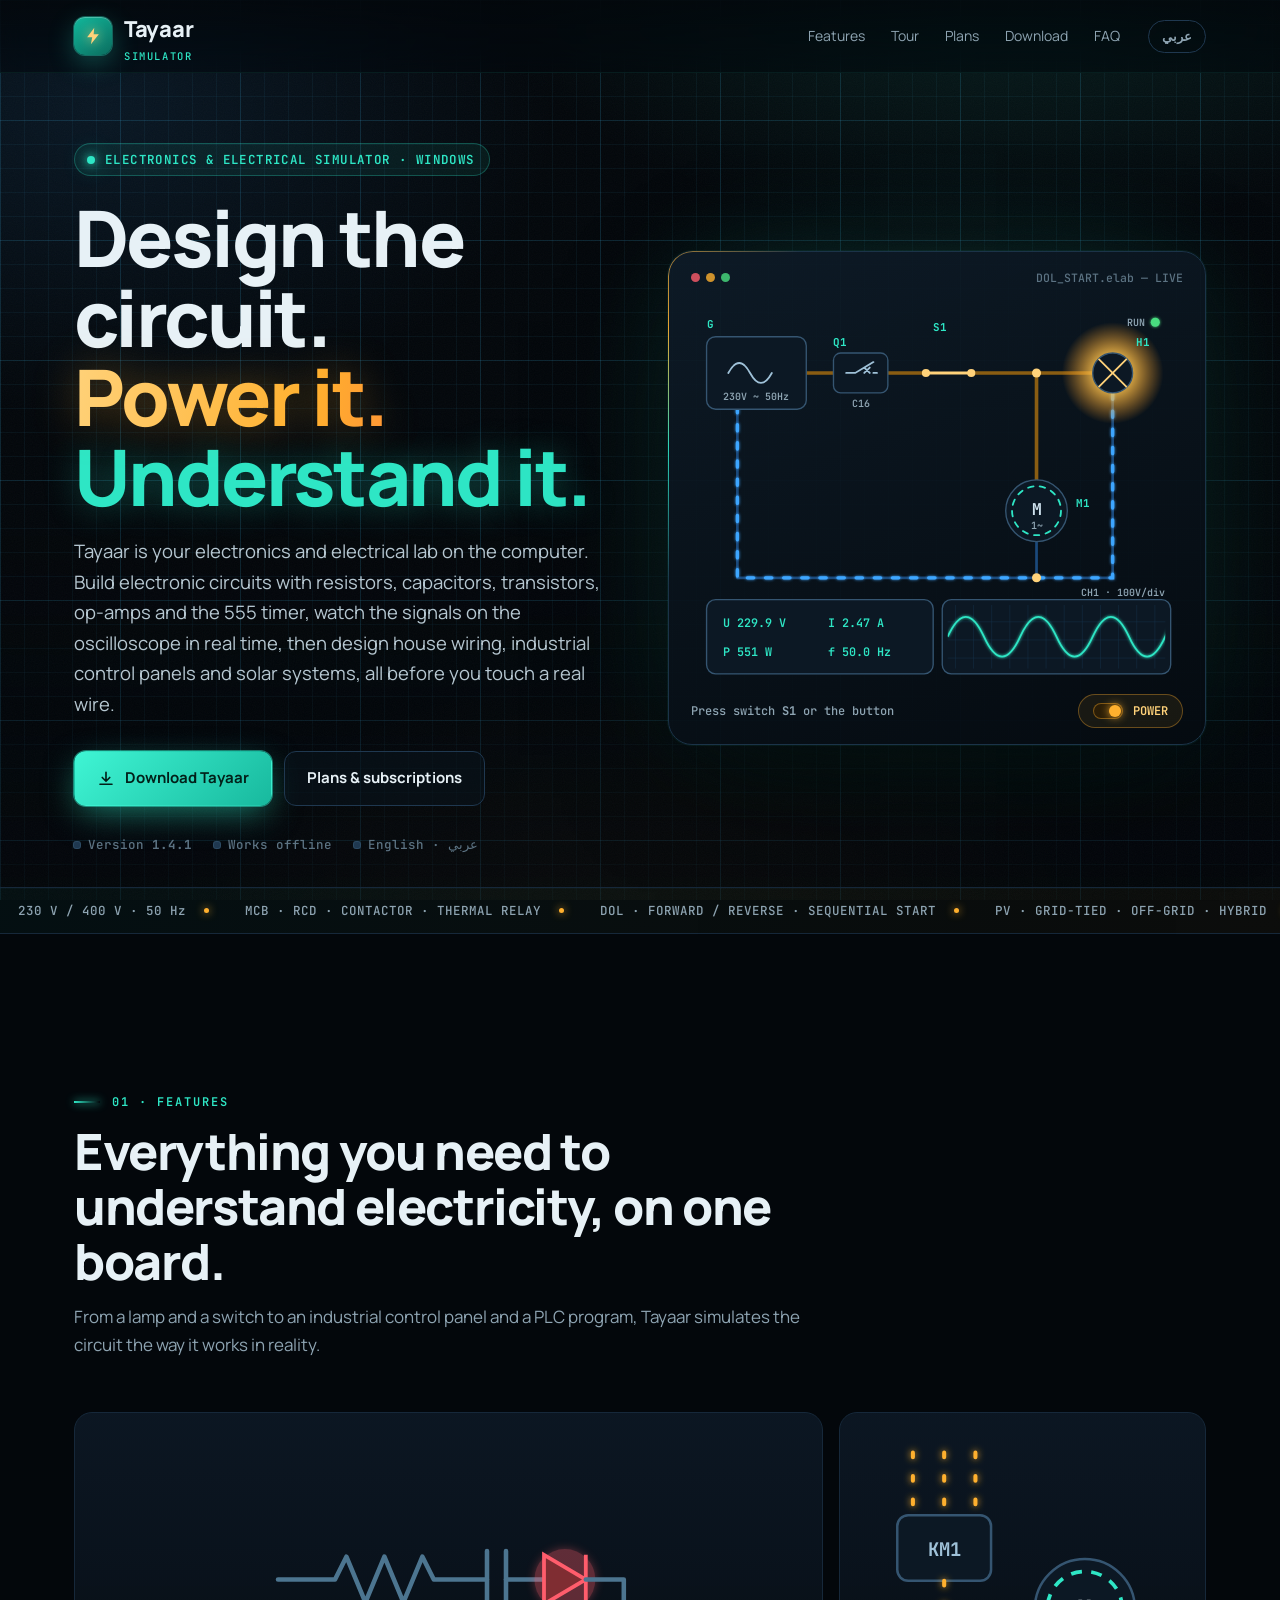
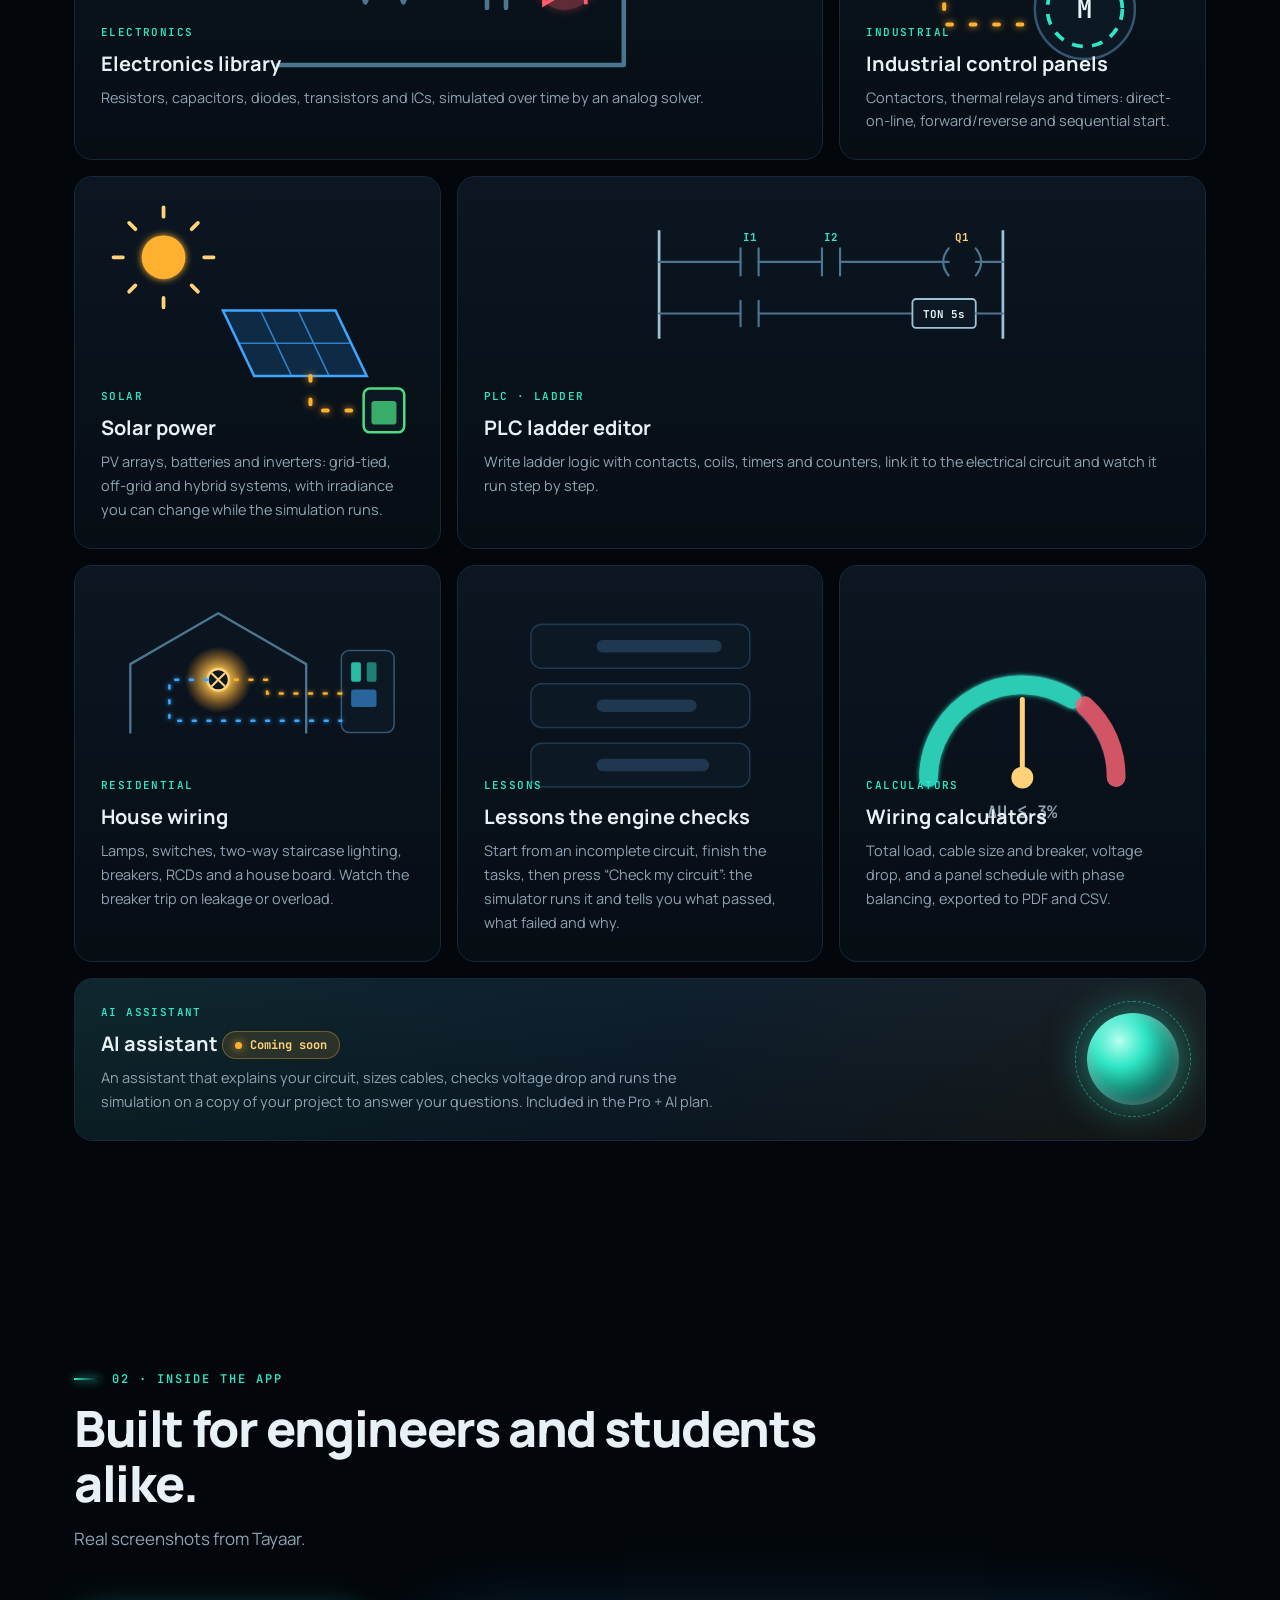
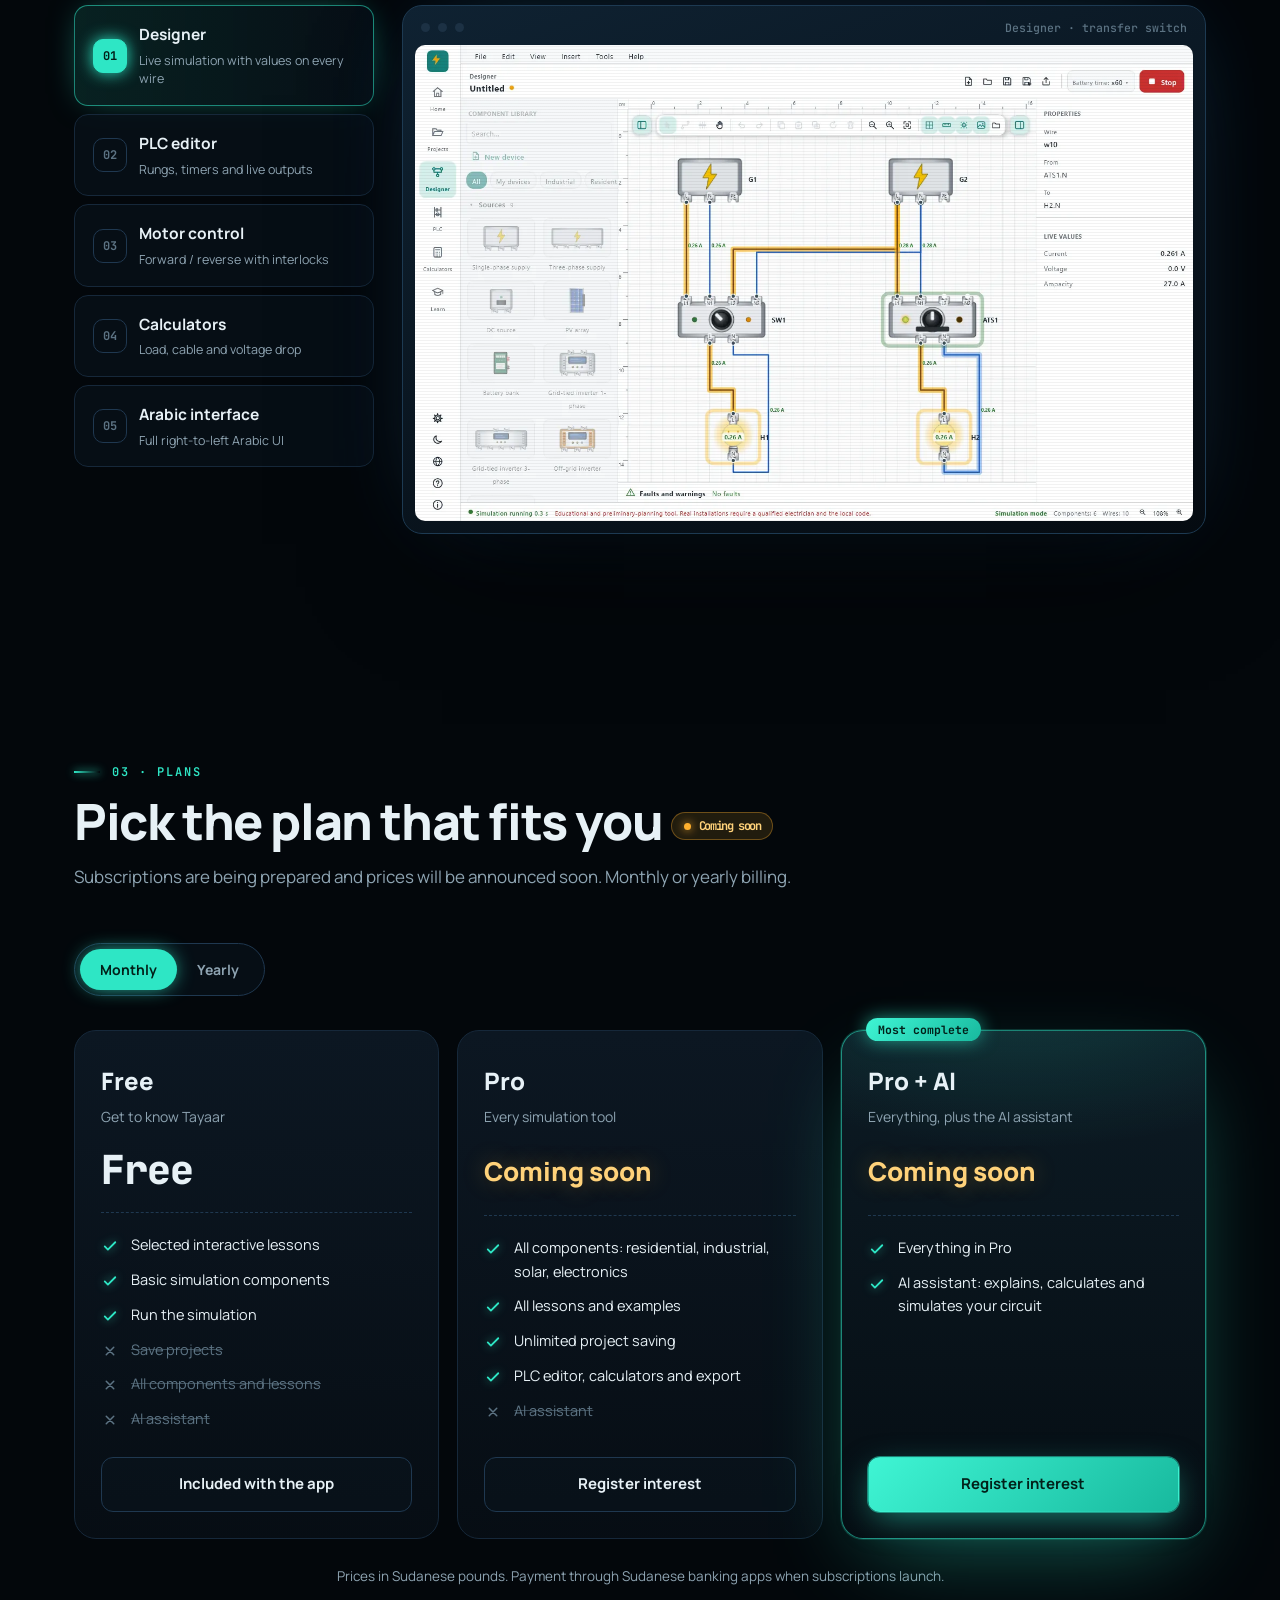
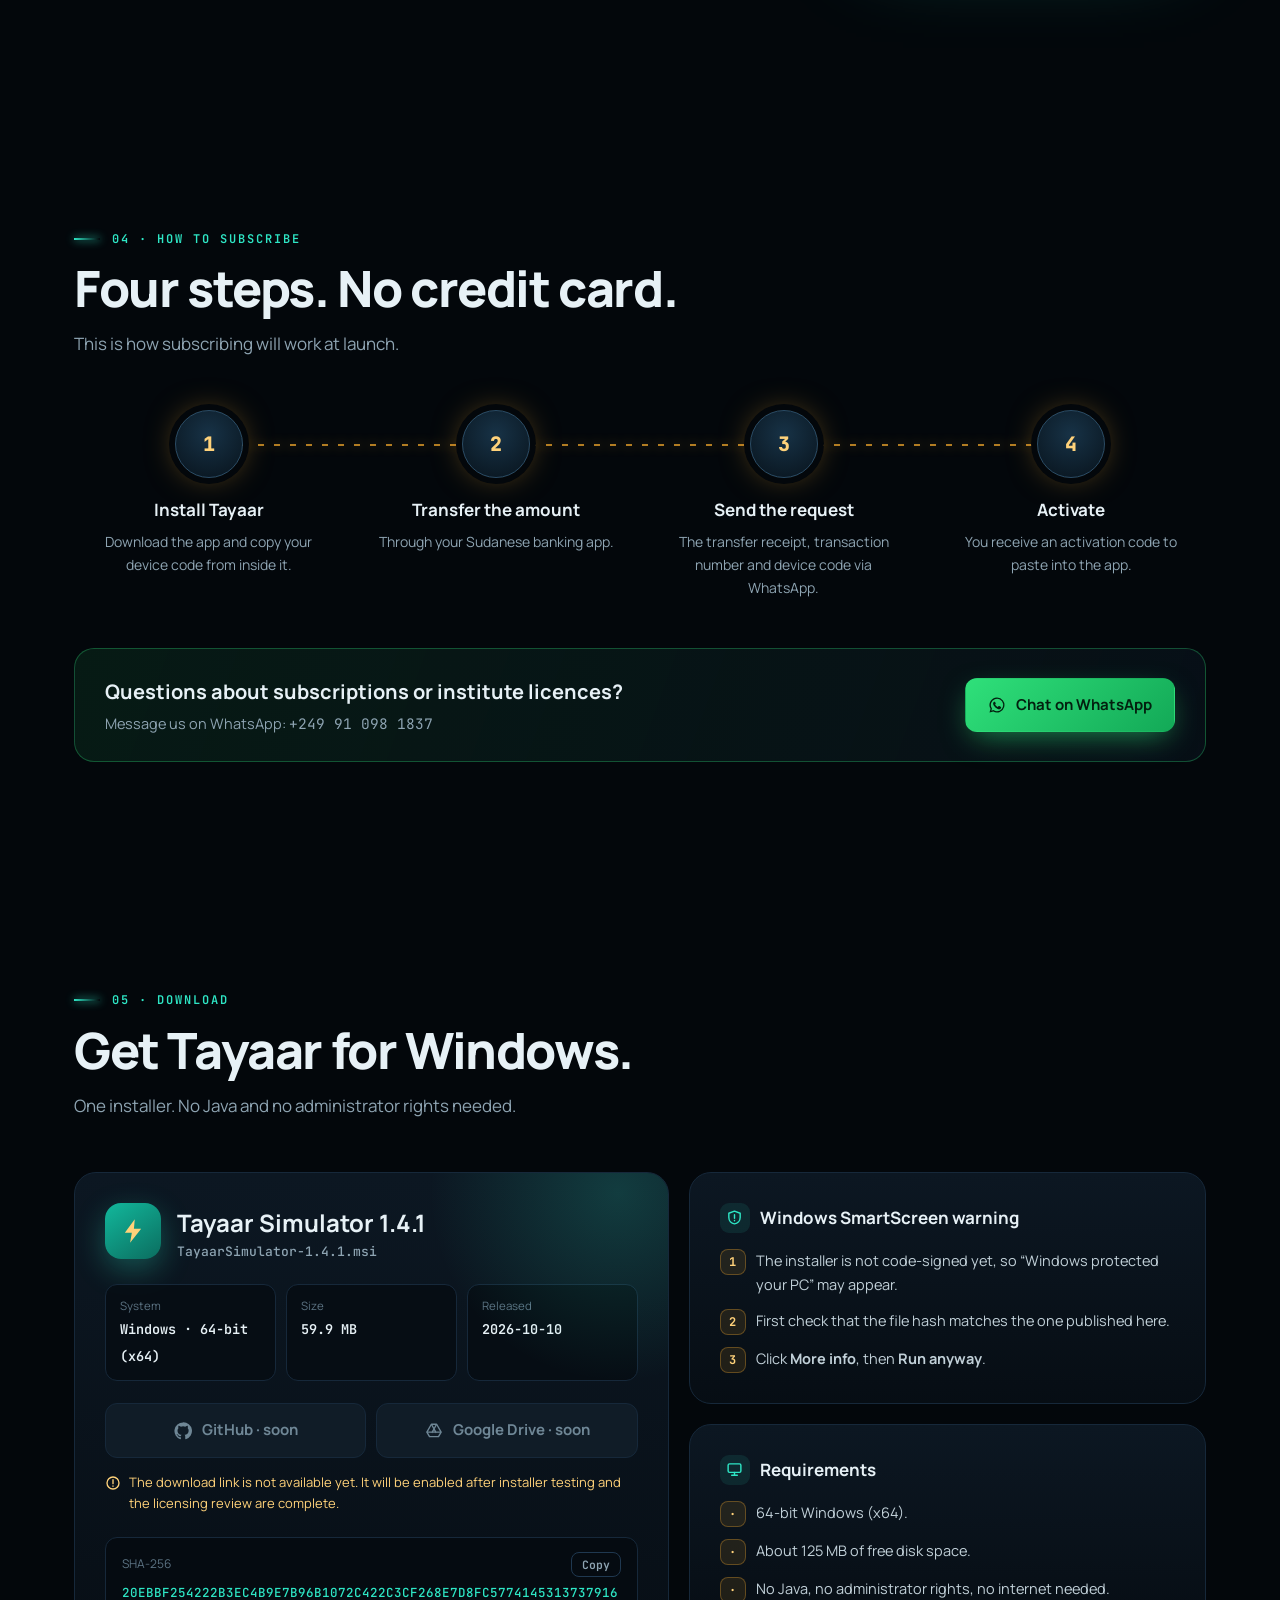
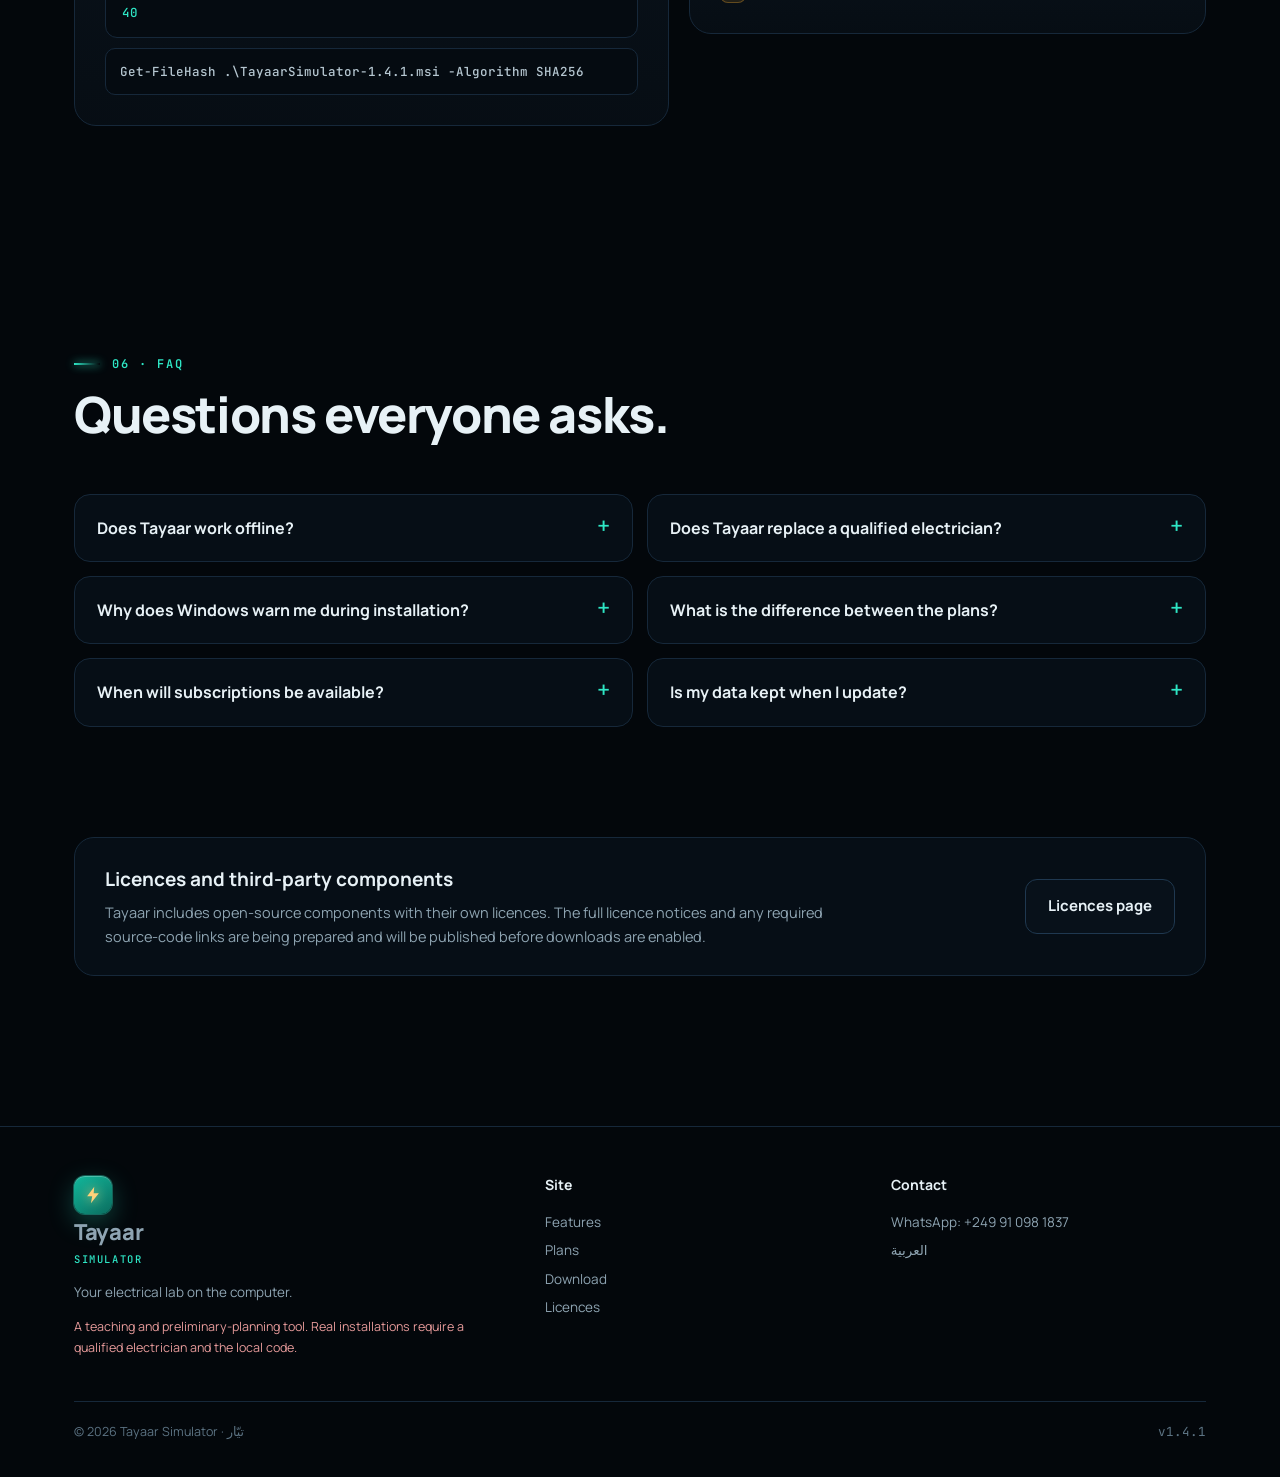
<file: en/index.html>
<!doctype html>
<html lang="en" dir="ltr">
<head>
  <meta charset="utf-8">
  <meta name="viewport" content="width=device-width, initial-scale=1">
  <meta name="site-root" content="../">
  <title>Tayaar Simulator | Your electrical lab on the computer</title>
  <meta name="description" content="Tayaar is an electrical circuit simulator for Windows: design house wiring, industrial control panels, solar systems and PLC programs, run them and learn safely, offline.">
  <meta name="theme-color" content="#03070b">
  <meta property="og:title" content="Tayaar Simulator">
  <meta property="og:description" content="Your electrical lab on the computer: design the circuit, run it, understand it.">
  <meta property="og:image" content="../assets/img/shot-transfer.webp">
  <link rel="icon" href="../favicon.ico">
  <link rel="alternate" hreflang="ar" href="../">
  <link rel="preconnect" href="https://fonts.googleapis.com">
  <link rel="preconnect" href="https://fonts.gstatic.com" crossorigin>
  <link rel="stylesheet" href="https://fonts.googleapis.com/css2?family=IBM+Plex+Sans+Arabic:wght@400;500;600;700&family=JetBrains+Mono:wght@500;600;700&family=Manrope:wght@500;700;800&display=swap">
  <link rel="stylesheet" href="../assets/css/styles.css">
</head>
<body>
  <div class="blueprint" aria-hidden="true"></div>
  <div class="noise" aria-hidden="true"></div>

  <header class="topbar">
    <div class="wrap">
      <a class="brand" href="#top" aria-label="Tayaar, home">
        <span class="brand-mark"><svg viewBox="0 0 24 24" aria-hidden="true"><path d="M13.5 2 5 13.5h6l-1.5 8.5L19 10h-6.2z" fill="#ffd27a"/></svg></span>
        <span>Tayaar<small>SIMULATOR</small></span>
      </a>
      <nav class="nav" aria-label="Page sections">
        <a href="#features">Features</a>
        <a href="#tour">Tour</a>
        <a href="#plans">Plans</a>
        <a href="#download">Download</a>
        <a href="#faq">FAQ</a>
      </nav>
      <a class="lang-switch" href="../" hreflang="ar" lang="ar">عربي</a>
    </div>
  </header>

  <main id="top">
    <section class="hero">
      <div class="wrap">
        <div>
          <span class="chip reveal"><span class="led"></span>ELECTRONICS &amp; ELECTRICAL SIMULATOR · WINDOWS</span>
          <h1 class="reveal" data-d="1">Design the circuit.<br><span class="live">Power it.</span> <span class="cool">Understand it.</span></h1>
          <p class="lead reveal" data-d="2">Tayaar is your electronics and electrical lab on the computer. Build electronic circuits with resistors, capacitors, transistors, op-amps and the 555 timer, watch the signals on the oscilloscope in real time, then design house wiring, industrial control panels and solar systems, all before you touch a real wire.</p>
          <div class="hero-cta reveal" data-d="3">
            <a class="btn btn-primary" href="#download" data-hero-download>
              <svg viewBox="0 0 24 24" fill="none" stroke="currentColor" stroke-width="2.2" stroke-linecap="round" stroke-linejoin="round" aria-hidden="true"><path d="M12 3v12m0 0-5-5m5 5 5-5M4 19h16"/></svg>
              Download Tayaar
            </a>
            <a class="btn btn-ghost" href="#plans">Plans &amp; subscriptions</a>
          </div>
          <div class="hero-meta reveal" data-d="3">
            <span>Version <b class="mono" data-rel="version">1.4.1</b></span>
            <span>Works offline</span>
            <span>English · عربي</span>
          </div>
        </div>

        <div class="board reveal" data-d="2">
          <div class="board-head"><span class="dots"><i></i><i></i><i></i></span><span>DOL_START.elab — LIVE</span></div>
          <svg id="circuit" class="circuit" viewBox="0 0 560 430" role="img" aria-labelledby="circuit-title">
            <title id="circuit-title">Demo circuit: a source, breaker and switch feeding a lamp and a motor. Press switch S1 to turn it on or off.</title>
            <defs>
              <filter id="glow-amber" x="-50%" y="-50%" width="200%" height="200%"><feGaussianBlur stdDeviation="2.4" result="b"/><feMerge><feMergeNode in="b"/><feMergeNode in="SourceGraphic"/></feMerge></filter>
              <filter id="glow-blue" x="-50%" y="-50%" width="200%" height="200%"><feGaussianBlur stdDeviation="2" result="b"/><feMerge><feMergeNode in="b"/><feMergeNode in="SourceGraphic"/></feMerge></filter>
              <filter id="glow-teal" x="-50%" y="-50%" width="200%" height="200%"><feGaussianBlur stdDeviation="1.8" result="b"/><feMerge><feMergeNode in="b"/><feMergeNode in="SourceGraphic"/></feMerge></filter>
              <radialGradient id="lamp-g"><stop offset="0" stop-color="#fff3c4"/><stop offset=".35" stop-color="#ffc44d" stop-opacity=".85"/><stop offset="1" stop-color="#ff9a1f" stop-opacity="0"/></radialGradient>
              <pattern id="sgrid" width="20" height="20" patternUnits="userSpaceOnUse"><path d="M20 0H0V20" fill="none" stroke="#123049" stroke-width="1"/></pattern>
              <clipPath id="scope-clip"><rect x="292" y="342" width="240" height="70" rx="6"/></clipPath>
            </defs>
            <g direction="ltr">
            <path class="c-wire l" d="M136 86 H268"/>
            <path class="c-wire l" d="M318 86 H452"/>
            <path class="c-wire l" d="M390 86 V204"/>
            <path class="c-wire n" d="M474 108 V312 H60 V126"/>
            <path class="c-wire n" d="M390 272 V312"/>
            <path class="c-flow" d="M136 86 H268"/>
            <path class="c-flow" d="M318 86 H452"/>
            <path class="c-flow" d="M390 86 V204"/>
            <path class="c-flow n" d="M474 108 V312 H60 V126"/>
            <path class="c-flow n" d="M390 272 V312"/>
            <rect class="c-box" x="26" y="46" width="110" height="80" rx="10"/>
            <path class="c-sym" d="M50 86 q12 -22 24 0 t24 0" stroke="#ffd27a"/>
            <text class="c-txt" x="81" y="116" text-anchor="middle">230V ~ 50Hz</text>
            <text class="c-tag" x="26" y="36">G</text>
            <rect class="c-box" x="166" y="64" width="60" height="44" rx="8"/>
            <path class="c-sym" d="M180 86 H190 L210 74 M210 86 H214 M200 80 l6 6 m0 -6 l-6 6"/>
            <text class="c-tag" x="166" y="56">Q1</text>
            <text class="c-txt" x="196" y="124" text-anchor="middle">C16</text>
            <circle class="c-node" cx="268" cy="86" r="4.5"/>
            <circle class="c-node" cx="318" cy="86" r="4.5"/>
            <rect id="s1-hit" class="switch-hit" x="252" y="48" width="80" height="56" rx="10" fill="transparent" tabindex="0" role="button" aria-label="Switch S1: turn the circuit on or off" aria-pressed="true"/>
            <line class="lever" x1="268" y1="86" x2="316" y2="86"/>
            <text class="c-tag" x="276" y="40">S1</text>
            <circle class="lamp-glow" cx="474" cy="86" r="56" fill="url(#lamp-g)"/>
            <circle class="c-box" cx="474" cy="86" r="22"/>
            <path class="c-sym lamp-sym" d="M459 71 L489 101 M489 71 L459 101"/>
            <text class="c-tag" x="500" y="56">H1</text>
            <circle class="c-box" cx="390" cy="238" r="34"/>
            <g class="rotor"><circle class="motor-ring c-sym" cx="390" cy="238" r="27" stroke-dasharray="6 7"/></g>
            <text x="390" y="243" text-anchor="middle" fill="#cfe2ee" style="font:700 18px var(--font-mono)">M</text>
            <text class="c-txt" x="390" y="258" text-anchor="middle">1~</text>
            <text class="c-tag" x="434" y="234">M1</text>
            <circle class="c-node" cx="390" cy="86" r="5"/>
            <circle class="c-node" cx="390" cy="312" r="5"/>
            <circle class="status-dot" cx="521" cy="30" r="5"/>
            <text class="c-txt" x="510" y="34" text-anchor="end">RUN</text>
            <rect class="c-box" x="26" y="336" width="250" height="82" rx="10"/>
            <text id="rd-u" class="readout" x="44" y="366">U  230.0 V</text>
            <text id="rd-i" class="readout" x="160" y="366">I  2.46 A</text>
            <text id="rd-p" class="readout" x="44" y="398">P  549 W</text>
            <text id="rd-f" class="readout" x="160" y="398">f  50.0 Hz</text>
            <rect class="c-box" x="286" y="336" width="252" height="82" rx="10"/>
            <rect x="292" y="342" width="240" height="70" rx="6" fill="url(#sgrid)"/>
            <g clip-path="url(#scope-clip)"><path class="scope-trace" d="M292 377 q20 -44 40 0 t40 0 t40 0 t40 0 t40 0 t40 0 t40 0 t40 0"/></g>
            <text class="c-txt" x="532" y="332" text-anchor="end">CH1 · 100V/div</text>
            </g>
          </svg>
          <div class="board-foot">
            <span>Press switch <b class="mono">S1</b> or the button</span>
            <button id="circuit-toggle" class="toggle" type="button" aria-pressed="true"><span class="knob"></span>POWER</button>
          </div>
        </div>
      </div>

      <div class="ticker" aria-hidden="true">
        <div class="ticker-track">
          <span>230 V / 400 V · 50 Hz</span><span>MCB · RCD · CONTACTOR · THERMAL RELAY</span><span>DOL · FORWARD / REVERSE · SEQUENTIAL START</span><span>PV · GRID-TIED · OFF-GRID · HYBRID</span><span>PLC LADDER · TON · TOF · CTU</span><span>IEC 60364-5-52 · VOLTAGE DROP</span><span>IEC 61439-1 · DIVERSITY FACTOR</span><span>PANEL SCHEDULE · PHASE BALANCING</span>
          <span>230 V / 400 V · 50 Hz</span><span>MCB · RCD · CONTACTOR · THERMAL RELAY</span><span>DOL · FORWARD / REVERSE · SEQUENTIAL START</span><span>PV · GRID-TIED · OFF-GRID · HYBRID</span><span>PLC LADDER · TON · TOF · CTU</span><span>IEC 60364-5-52 · VOLTAGE DROP</span><span>IEC 61439-1 · DIVERSITY FACTOR</span><span>PANEL SCHEDULE · PHASE BALANCING</span>
        </div>
      </div>
    </section>

    <section id="features" class="section">
      <div class="wrap">
        <div class="sec-head reveal">
          <span class="sec-label">01 · Features</span>
          <h2>Everything you need to understand electricity, on one board.</h2>
          <p>From a lamp and a switch to an industrial control panel and a PLC program, Tayaar simulates the circuit the way it works in reality.</p>
        </div>

        <div class="bento">
          <article class="cell span-2 reveal">
            <div class="art"><svg viewBox="0 0 200 150" aria-hidden="true">
              <path class="m-stroke" d="M10 75 H40 l6 -12 l10 24 l10 -24 l10 24 l10 -24 l6 12 H120"/>
              <path class="m-stroke" d="M120 60 V90 M130 60 V90"/>
              <path class="m-stroke" d="M130 75 H150"/>
              <path d="M150 62 L172 75 L150 88 Z M172 62 V88" fill="#3a1414" stroke="#ff5d6c" stroke-width="2"/>
              <circle cx="161" cy="75" r="16" fill="#ff5d6c" opacity=".35" class="m-blink" filter="url(#glow-amber)"/>
              <path class="m-live m-teal" d="M10 75 H40"/>
              <path class="m-stroke" d="M172 75 H192 V120 H10"/>
            </svg></div>
            <div class="kicker">ELECTRONICS</div>
            <h3>Electronics library</h3>
            <p>Resistors, capacitors, diodes, transistors and ICs, simulated over time by an analog solver.</p>
          </article>

          <article class="cell reveal" data-d="1">
            <div class="art"><svg viewBox="0 0 200 150" aria-hidden="true">
              <path class="m-live" d="M30 10 V50 M50 10 V50 M70 10 V50"/>
              <rect x="20" y="50" width="60" height="42" rx="7" fill="#0c1824" stroke="#355571" stroke-width="1.6"/>
              <text x="50" y="76" text-anchor="middle" fill="#9fc1d8" style="font:700 12px var(--font-mono)">KM1</text>
              <path class="m-live" d="M50 92 V120 H105"/>
              <circle cx="140" cy="110" r="32" fill="#0c1824" stroke="#355571" stroke-width="1.6"/>
              <circle class="m-spin" cx="140" cy="110" r="24" fill="none" stroke="#2ee6c5" stroke-width="2.4" stroke-dasharray="7 6"/>
              <text x="140" y="116" text-anchor="middle" fill="#e7f1f6" style="font:700 16px var(--font-mono)">M</text>
            </svg></div>
            <div class="kicker">INDUSTRIAL</div>
            <h3>Industrial control panels</h3>
            <p>Contactors, thermal relays and timers: direct-on-line, forward/reverse and sequential start.</p>
          </article>

          <article class="cell reveal">
            <div class="art"><svg viewBox="0 0 200 150" aria-hidden="true">
              <g class="m-spin-slow"><circle cx="40" cy="36" r="14" fill="#ffb02e" filter="url(#glow-amber)"/>
              <path d="M40 10v-6M40 68v-6M14 36h-6M72 36h-6M22 18l-4-4M62 58l-4-4M22 54l-4 4M62 14l-4 4" stroke="#ffd27a" stroke-width="2.4" stroke-linecap="round"/></g>
              <path d="M78 70 L150 70 L170 112 L98 112 Z" fill="#0f2a44" stroke="#3ea6ff" stroke-width="1.6"/>
              <path d="M102 70 L122 112 M126 70 L146 112 M88 91 H160" stroke="#3ea6ff" stroke-width="1" opacity=".7"/>
              <path class="m-live" d="M134 112 V134 H168"/>
              <rect x="168" y="120" width="26" height="28" rx="4" fill="#0c1824" stroke="#4ade80" stroke-width="1.6"/>
              <rect x="173" y="128" width="16" height="15" rx="2" fill="#4ade80" opacity=".75" class="m-glow"/>
            </svg></div>
            <div class="kicker">SOLAR</div>
            <h3>Solar power</h3>
            <p>PV arrays, batteries and inverters: grid-tied, off-grid and hybrid systems, with irradiance you can change while the simulation runs.</p>
          </article>

          <article class="cell span-2 reveal" data-d="1">
            <div class="art"><svg viewBox="0 0 420 150" aria-hidden="true">
              <path d="M20 20 V140 M400 20 V140" stroke="#9fc1d8" stroke-width="3"/>
              <path class="m-stroke" d="M20 55 H110 M130 55 H200 M220 55 H340 M370 55 H400"/>
              <path class="m-stroke" d="M110 40 V70 M130 40 V70 M200 40 V70 M220 40 V70"/>
              <path class="m-stroke" d="M340 40 q-12 15 0 30 M370 40 q12 15 0 30"/>
              <path class="m-live m-teal m-rung" d="M20 55 H400"/>
              <text x="120" y="32" text-anchor="middle" fill="#2ee6c5" style="font:700 12px var(--font-mono)">I1</text>
              <text x="210" y="32" text-anchor="middle" fill="#2ee6c5" style="font:700 12px var(--font-mono)">I2</text>
              <text x="355" y="32" text-anchor="middle" fill="#ffd27a" style="font:700 12px var(--font-mono)">Q1</text>
              <path class="m-stroke" d="M20 112 H110 M130 112 H300"/><path class="m-stroke" d="M110 98 V126 M130 98 V126"/>
              <rect x="300" y="96" width="70" height="32" rx="4" fill="#0c1824" stroke="#9fc1d8" stroke-width="2"/>
              <text x="335" y="117" text-anchor="middle" fill="#e7f1f6" style="font:700 12px var(--font-mono)">TON 5s</text>
              <path class="m-stroke" d="M370 112 H400"/>
            </svg></div>
            <div class="kicker">PLC · LADDER</div>
            <h3>PLC ladder editor</h3>
            <p>Write ladder logic with contacts, coils, timers and counters, link it to the electrical circuit and watch it run step by step.</p>
          </article>

          <article class="cell reveal">
            <div class="art"><svg viewBox="0 0 320 150" aria-hidden="true">
              <path class="m-stroke" d="M30 140 V70 L120 18 L210 70 V140"/>
              <circle cx="120" cy="86" r="34" fill="url(#lamp-g)" class="m-glow"/>
              <circle cx="120" cy="86" r="11" fill="#0c1824" stroke="#ffd27a" stroke-width="2.4"/>
              <path d="M113 79 l14 14 m0 -14 l-14 14" stroke="#ffd27a" stroke-width="2.2"/>
              <rect x="246" y="56" width="54" height="84" rx="8" fill="#0c1824" stroke="#355571" stroke-width="1.6"/>
              <rect x="256" y="68" width="10" height="20" rx="2" fill="#2ee6c5" opacity=".8"/><rect x="272" y="68" width="10" height="20" rx="2" fill="#2ee6c5" opacity=".5"/><rect x="256" y="96" width="26" height="18" rx="3" fill="#3ea6ff" opacity=".55"/>
              <path class="m-live" d="M246 100 H170 V86 H131"/>
              <path class="m-live m-blue" d="M109 86 H70 V128 H246"/>
            </svg></div>
            <div class="kicker">RESIDENTIAL</div>
            <h3>House wiring</h3>
            <p>Lamps, switches, two-way staircase lighting, breakers, RCDs and a house board. Watch the breaker trip on leakage or overload.</p>
          </article>

          <article class="cell reveal" data-d="1">
            <div class="art"><svg viewBox="0 0 200 150" aria-hidden="true">
              <rect x="30" y="22" width="140" height="28" rx="7" fill="#0c1824" stroke="#1f3850"/><path class="m-check" d="M42 36 l6 6 l12 -12" stroke="#2ee6c5" stroke-width="3" fill="none" stroke-linecap="round"/><rect x="72" y="32" width="80" height="8" rx="4" fill="#1f3850"/>
              <rect x="30" y="60" width="140" height="28" rx="7" fill="#0c1824" stroke="#1f3850"/><path class="m-check c2" d="M42 74 l6 6 l12 -12" stroke="#2ee6c5" stroke-width="3" fill="none" stroke-linecap="round"/><rect x="72" y="70" width="64" height="8" rx="4" fill="#1f3850"/>
              <rect x="30" y="98" width="140" height="28" rx="7" fill="#0c1824" stroke="#1f3850"/><path class="m-check c3" d="M42 112 l6 6 l12 -12" stroke="#2ee6c5" stroke-width="3" fill="none" stroke-linecap="round"/><rect x="72" y="108" width="72" height="8" rx="4" fill="#1f3850"/>
            </svg></div>
            <div class="kicker">LESSONS</div>
            <h3>Lessons the engine checks</h3>
            <p>Start from an incomplete circuit, finish the tasks, then press “Check my circuit”: the simulator runs it and tells you what passed, what failed and why.</p>
          </article>

          <article class="cell reveal" data-d="2">
            <div class="art"><svg viewBox="0 0 200 150" aria-hidden="true">
              <path d="M40 120 A60 60 0 0 1 160 120" fill="none" stroke="#1f3850" stroke-width="12" stroke-linecap="round"/>
              <path d="M40 120 A60 60 0 0 1 132 70" fill="none" stroke="#2ee6c5" stroke-width="12" stroke-linecap="round" opacity=".85" filter="url(#glow-teal)"/>
              <path d="M140 74 A60 60 0 0 1 160 120" fill="none" stroke="#ff5d6c" stroke-width="12" stroke-linecap="round" opacity=".8"/>
              <line class="m-needle" x1="100" y1="120" x2="100" y2="70" stroke="#ffd27a" stroke-width="3.2" stroke-linecap="round"/>
              <circle cx="100" cy="120" r="7" fill="#ffd27a"/>
              <text x="100" y="146" text-anchor="middle" fill="#8ea4b2" style="font:600 11px var(--font-mono)">ΔU ≤ 3%</text>
            </svg></div>
            <div class="kicker">CALCULATORS</div>
            <h3>Wiring calculators</h3>
            <p>Total load, cable size and breaker, voltage drop, and a panel schedule with phase balancing, exported to PDF and CSV.</p>
          </article>

          <article class="cell span-3 ai reveal">
            <div class="ai-text">
              <div class="kicker">AI ASSISTANT</div>
              <h3>AI assistant <span class="badge-soon">Coming soon</span></h3>
              <p>An assistant that explains your circuit, sizes cables, checks voltage drop and runs the simulation on a copy of your project to answer your questions. Included in the Pro + AI plan.</p>
            </div>
            <div class="ai-orb" aria-hidden="true"></div>
          </article>
        </div>
      </div>
    </section>

    <section id="tour" class="section">
      <div class="wrap">
        <div class="sec-head reveal">
          <span class="sec-label">02 · Inside the app</span>
          <h2>Built for engineers and students alike.</h2>
          <p>Real screenshots from Tayaar.</p>
        </div>
        <div class="showcase">
          <div class="tabs" role="tablist" aria-label="App screenshots">
            <button class="tab" role="tab" data-title="Designer · transfer switch" data-caption="Simulation running: live current on every wire."><span class="ix">01</span><strong>Designer</strong><small>Live simulation with values on every wire</small></button>
            <button class="tab" role="tab" data-title="PLC · on-delay timer" data-caption="Ladder editor linked to the circuit."><span class="ix">02</span><strong>PLC editor</strong><small>Rungs, timers and live outputs</small></button>
            <button class="tab" role="tab" data-title="Forward / reverse starter" data-caption="A motor reversing circuit with interlocked contactors."><span class="ix">03</span><strong>Motor control</strong><small>Forward / reverse with interlocks</small></button>
            <button class="tab" role="tab" data-title="Calculators · total load" data-caption="Calculators built on editable reference tables."><span class="ix">04</span><strong>Calculators</strong><small>Load, cable and voltage drop</small></button>
            <button class="tab" role="tab" data-title="Arabic interface" data-caption="The whole app is available in Arabic and English."><span class="ix">05</span><strong>Arabic interface</strong><small>Full right-to-left Arabic UI</small></button>
          </div>
          <div class="screen reveal" data-d="1">
            <div class="screen-bar"><i></i><i></i><i></i><span id="shot-title">Designer</span></div>
            <figure>
              <img src="../assets/img/shot-transfer.webp" alt="Tayaar designer simulating a transfer switch circuit" class="active" width="1440" height="880">
              <img src="../assets/img/shot-plc.webp" alt="Tayaar PLC ladder editor" loading="lazy" width="1440" height="880">
              <img src="../assets/img/shot-reversing.webp" alt="Forward and reverse motor starter circuit in Tayaar" loading="lazy" width="1100" height="900">
              <img src="../assets/img/shot-calc.webp" alt="Tayaar total load calculator" loading="lazy" width="1440" height="880">
              <img src="../assets/img/shot-designer-ar.webp" alt="Tayaar designer in Arabic running a motor starter" loading="lazy" width="1440" height="880">
              <figcaption id="shot-caption"></figcaption>
            </figure>
          </div>
        </div>
      </div>
    </section>

    <section id="plans" class="section">
      <div class="wrap">
        <div class="sec-head reveal">
          <span class="sec-label">03 · Plans</span>
          <h2>Pick the plan that fits you <span class="badge-soon">Coming soon</span></h2>
          <p>Subscriptions are being prepared and prices will be announced soon. Monthly or yearly billing.</p>
        </div>
        <div class="billing reveal" role="group" aria-label="Billing period">
          <button type="button" data-billing="monthly" aria-pressed="true">Monthly</button>
          <button type="button" data-billing="yearly" aria-pressed="false">Yearly</button>
        </div>
        <div id="plan-cards" class="plans" aria-live="polite">
          <article class="plan"><h3>Free</h3><p class="tag">Get to know Tayaar</p><div class="price"><span class="amount">Free</span></div><ul><li class="on"><span>Selected lessons and components</span></li><li class="off"><span>Save projects</span></li></ul></article>
          <article class="plan"><h3>Pro</h3><p class="tag">Every simulation tool</p><div class="price"><span class="soon">Coming soon</span></div><ul><li class="on"><span>Everything except the AI assistant</span></li></ul></article>
          <article class="plan featured"><h3>Pro + AI</h3><p class="tag">Everything, plus the AI assistant</p><div class="price"><span class="soon">Coming soon</span></div><ul><li class="on"><span>Everything in Pro plus the AI assistant</span></li></ul></article>
        </div>
        <p class="plans-note reveal">Prices in Sudanese pounds. Payment through Sudanese banking apps when subscriptions launch.</p>
      </div>
    </section>

    <section id="subscribe" class="section">
      <div class="wrap">
        <div class="sec-head reveal">
          <span class="sec-label">04 · How to subscribe</span>
          <h2>Four steps. No credit card.</h2>
          <p>This is how subscribing will work at launch.</p>
        </div>
        <div class="steps">
          <div class="step reveal"><div class="node">1</div><h4>Install Tayaar</h4><p>Download the app and copy your device code from inside it.</p></div>
          <div class="step reveal" data-d="1"><div class="node">2</div><h4>Transfer the amount</h4><p>Through your Sudanese banking app.</p></div>
          <div class="step reveal" data-d="2"><div class="node">3</div><h4>Send the request</h4><p>The transfer receipt, transaction number and device code via WhatsApp.</p></div>
          <div class="step reveal" data-d="3"><div class="node">4</div><h4>Activate</h4><p>You receive an activation code to paste into the app.</p></div>
        </div>
        <div class="cta-strip reveal">
          <div><h3>Questions about subscriptions or institute licences?</h3><p>Message us on WhatsApp: <span class="mono">+249 91 098 1837</span></p></div>
          <a class="btn btn-wa" data-wa href="https://wa.me/249910981837?text=Hello%2C%20I%27d%20like%20to%20ask%20about%20Tayaar%20subscriptions." target="_blank" rel="noopener">
            <svg viewBox="0 0 24 24" fill="currentColor" aria-hidden="true"><path d="M12 2a10 10 0 0 0-8.6 15.1L2 22l5-1.3A10 10 0 1 0 12 2Zm0 18.2a8.2 8.2 0 0 1-4.2-1.2l-.3-.2-3 .8.8-2.9-.2-.3A8.2 8.2 0 1 1 12 20.2Zm4.5-6.1c-.2-.1-1.5-.7-1.7-.8-.2-.1-.4-.1-.6.1l-.8 1c-.1.2-.3.2-.5.1a6.7 6.7 0 0 1-3.3-2.9c-.2-.4.2-.4.7-1.3.1-.2 0-.3 0-.4l-.8-1.8c-.2-.5-.4-.4-.6-.4h-.5a1 1 0 0 0-.7.3 3 3 0 0 0-.9 2.2 5.2 5.2 0 0 0 1.1 2.7 11.8 11.8 0 0 0 4.5 4c1.7.7 2.3.8 3.2.6.5-.1 1.5-.6 1.7-1.2.2-.6.2-1.1.2-1.2-.1-.1-.3-.2-.5-.3Z"/></svg>
            Chat on WhatsApp
          </a>
        </div>
      </div>
    </section>

    <section id="download" class="section">
      <div class="wrap">
        <div class="sec-head reveal">
          <span class="sec-label">05 · Download</span>
          <h2>Get Tayaar for Windows.</h2>
          <p>One installer. No Java and no administrator rights needed.</p>
        </div>
        <div class="dl">
          <div class="card dl-main reveal">
            <div class="dl-title">
              <span class="icon"><svg viewBox="0 0 24 24" aria-hidden="true"><path d="M13.5 2 5 13.5h6l-1.5 8.5L19 10h-6.2z" fill="#ffd27a"/></svg></span>
              <div><h3>Tayaar Simulator <span data-rel="version">1.4.1</span></h3><p data-rel="file">TayaarSimulator-1.4.1.msi</p></div>
            </div>
            <div class="specs">
              <div class="spec"><span>System</span><b data-rel="platform">Windows · 64-bit</b></div>
              <div class="spec"><span>Size</span><b data-rel="size">59.9 MB</b></div>
              <div class="spec"><span>Released</span><b data-rel="date">2026-10-10</b></div>
            </div>
            <div class="dl-buttons">
              <a id="dl-github" class="btn btn-ghost" aria-disabled="true" tabindex="-1">
                <svg viewBox="0 0 24 24" fill="currentColor" aria-hidden="true"><path d="M12 .5a11.5 11.5 0 0 0-3.6 22.4c.6.1.8-.3.8-.6v-2c-3.2.7-3.9-1.5-3.9-1.5-.5-1.3-1.3-1.7-1.3-1.7-1-.7.1-.7.1-.7 1.2.1 1.8 1.2 1.8 1.2 1 1.8 2.7 1.3 3.4 1 .1-.8.4-1.3.7-1.6-2.6-.3-5.3-1.3-5.3-5.7 0-1.3.5-2.3 1.2-3.1-.1-.3-.5-1.5.1-3.2 0 0 1-.3 3.2 1.2a11 11 0 0 1 5.8 0c2.2-1.5 3.2-1.2 3.2-1.2.6 1.7.2 2.9.1 3.2.8.8 1.2 1.9 1.2 3.1 0 4.4-2.7 5.4-5.3 5.7.4.4.8 1.1.8 2.2v3.2c0 .3.2.7.8.6A11.5 11.5 0 0 0 12 .5Z"/></svg>
                <span class="lbl">GitHub · soon</span>
              </a>
              <a id="dl-drive" class="btn btn-ghost" aria-disabled="true" tabindex="-1">
                <svg viewBox="0 0 24 24" fill="none" stroke="currentColor" stroke-width="1.8" stroke-linejoin="round" aria-hidden="true"><path d="M8.5 3h7l6 10.5-3.5 6H6l-3.5-6z"/><path d="M8.5 3 15 14.5M15.5 3 9 14.5M2.5 13.5h19"/></svg>
                <span class="lbl">Google Drive · soon</span>
              </a>
            </div>
            <p class="dl-state"><svg viewBox="0 0 24 24" fill="none" stroke="currentColor" stroke-width="2" stroke-linecap="round" aria-hidden="true"><circle cx="12" cy="12" r="9"/><path d="M12 7v6M12 16.5v.5"/></svg><span id="dl-state-text">The download link is not available yet. It will be enabled after installer testing and the licensing review are complete.</span></p>
            <div class="hash">
              <div class="hash-top"><span>SHA-256</span><button class="copy" type="button" data-copy="#sha">Copy</button></div>
              <code id="sha" data-rel="sha256">20EBBF254222B3EC4B9E7B96B1072C422C3CF268E7D8FC577414531373791640</code>
            </div>
            <pre class="code">Get-FileHash .\TayaarSimulator-1.4.1.msi -Algorithm SHA256</pre>
          </div>

          <div class="reveal" data-d="1">
            <div class="card">
              <h4><span class="ico"><svg viewBox="0 0 24 24" fill="none" stroke="currentColor" stroke-width="2" stroke-linecap="round" stroke-linejoin="round" aria-hidden="true"><path d="M12 3 4 6v6c0 4.4 3.4 8.3 8 9 4.6-.7 8-4.6 8-9V6z"/><path d="M12 8v5M12 16v.5"/></svg></span>Windows SmartScreen warning</h4>
              <ul class="list">
                <li><b class="n">1</b><span>The installer is not code-signed yet, so “Windows protected your PC” may appear.</span></li>
                <li><b class="n">2</b><span>First check that the file hash matches the one published here.</span></li>
                <li><b class="n">3</b><span>Click <b>More info</b>, then <b>Run anyway</b>.</span></li>
              </ul>
            </div>
            <div class="card">
              <h4><span class="ico"><svg viewBox="0 0 24 24" fill="none" stroke="currentColor" stroke-width="2" stroke-linecap="round" stroke-linejoin="round" aria-hidden="true"><rect x="3" y="4" width="18" height="12" rx="2"/><path d="M8 20h8M12 16v4"/></svg></span>Requirements</h4>
              <ul class="list">
                <li><b class="n">·</b><span>64-bit Windows (x64).</span></li>
                <li><b class="n">·</b><span>About 125 MB of free disk space.</span></li>
                <li><b class="n">·</b><span>No Java, no administrator rights, no internet needed.</span></li>
              </ul>
            </div>
          </div>
        </div>
      </div>
    </section>

    <section id="faq" class="section">
      <div class="wrap">
        <div class="sec-head reveal">
          <span class="sec-label">06 · FAQ</span>
          <h2>Questions everyone asks.</h2>
        </div>
        <div class="faq">
          <details class="reveal"><summary>Does Tayaar work offline?</summary><p>Yes. The simulation, calculators and lessons all run on your computer without a connection.</p></details>
          <details class="reveal" data-d="1"><summary>Does Tayaar replace a qualified electrician?</summary><p>No. Tayaar is a teaching and preliminary-planning tool and its results are simplified. Real installations require a qualified electrician and compliance with the local electrical code.</p></details>
          <details class="reveal"><summary>Why does Windows warn me during installation?</summary><p>Because the installer is not code-signed yet. Check the SHA-256 hash, then choose More info and Run anyway.</p></details>
          <details class="reveal" data-d="1"><summary>What is the difference between the plans?</summary><p>Free gives you some lessons and components, without saving projects. Pro unlocks every simulation tool. Pro + AI adds the AI assistant.</p></details>
          <details class="reveal"><summary>When will subscriptions be available?</summary><p>Soon. Prices and payment details will be announced here; message us on WhatsApp to register your interest.</p></details>
          <details class="reveal" data-d="1"><summary>Is my data kept when I update?</summary><p>Yes. A new version replaces the old one, and your projects, settings and lesson progress stay as they are.</p></details>
        </div>
      </div>
    </section>

    <section class="section" style="padding-top:0">
      <div class="wrap">
        <div class="notice-band reveal">
          <div>
            <h3>Licences and third-party components</h3>
            <p>Tayaar includes open-source components with their own licences. The full licence notices and any required source-code links are being prepared and will be published before downloads are enabled.</p>
          </div>
          <a class="btn btn-ghost" href="licenses.html">Licences page</a>
        </div>
      </div>
    </section>
  </main>

  <footer class="footer">
    <div class="wrap">
      <div>
        <a class="brand" href="#top"><span class="brand-mark"><svg viewBox="0 0 24 24" aria-hidden="true"><path d="M13.5 2 5 13.5h6l-1.5 8.5L19 10h-6.2z" fill="#ffd27a"/></svg></span><span>Tayaar<small>SIMULATOR</small></span></a>
        <p>Your electrical lab on the computer.</p>
        <p class="warn">A teaching and preliminary-planning tool. Real installations require a qualified electrician and the local code.</p>
      </div>
      <div>
        <h5>Site</h5>
        <a href="#features">Features</a><a href="#plans">Plans</a><a href="#download">Download</a><a href="licenses.html">Licences</a>
      </div>
      <div>
        <h5>Contact</h5>
        <a data-wa href="https://wa.me/249910981837" target="_blank" rel="noopener">WhatsApp: +249 91 098 1837</a>
        <a href="../" hreflang="ar" lang="ar">العربية</a>
      </div>
      <div class="legal"><span>© <span data-year>2026</span> Tayaar Simulator · تيّار</span><span class="mono">v<span data-rel="version">1.4.1</span></span></div>
    </div>
  </footer>

  <script src="../assets/js/site.js" defer></script>
</body>
</html>
</file>
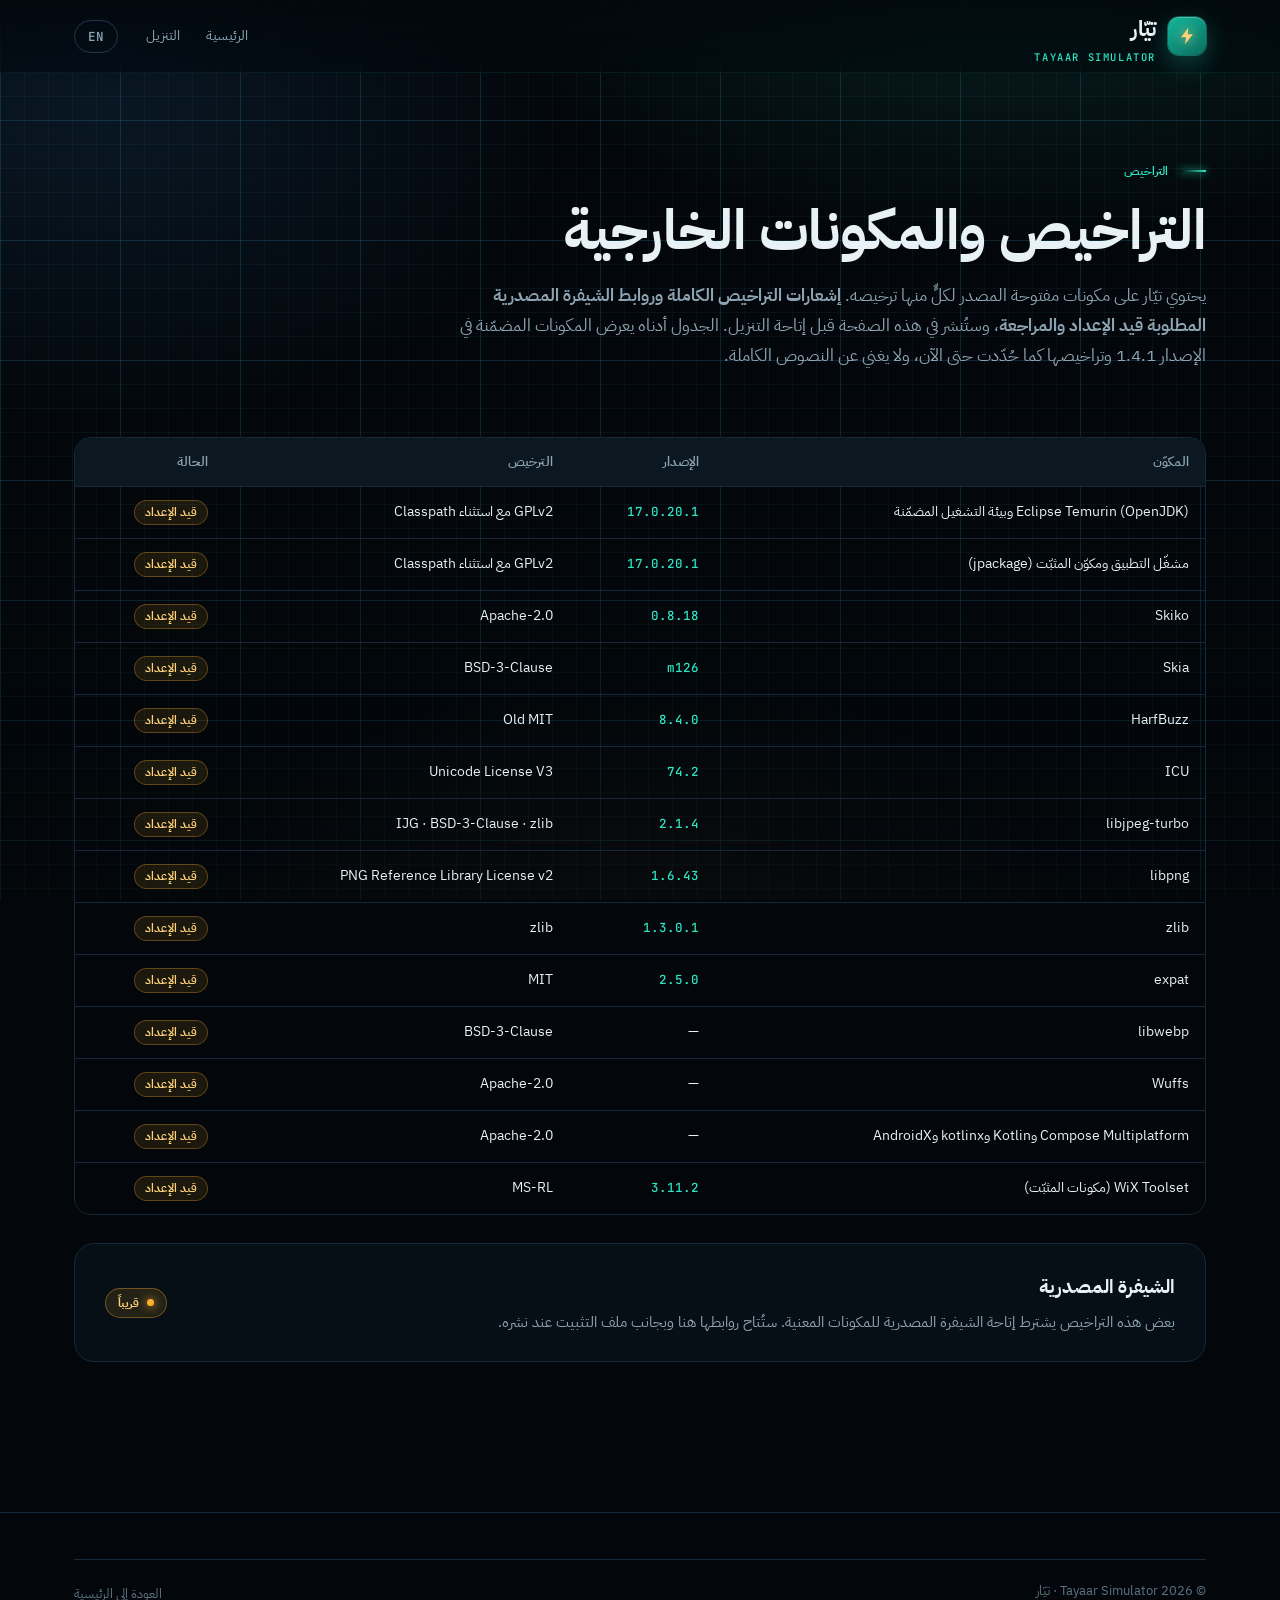
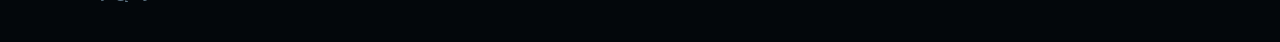
<file: licenses.html>
<!doctype html>
<html lang="ar" dir="rtl">
<head>
  <meta charset="utf-8">
  <meta name="viewport" content="width=device-width, initial-scale=1">
  <meta name="site-root" content="./">
  <title>التراخيص | تيّار</title>
  <meta name="description" content="التراخيص والمكونات الخارجية في تيّار Tayaar Simulator.">
  <meta name="theme-color" content="#03070b">
  <meta name="robots" content="noindex">
  <link rel="icon" href="favicon.ico">
  <link rel="alternate" hreflang="en" href="en/licenses.html">
  <link rel="preconnect" href="https://fonts.googleapis.com">
  <link rel="preconnect" href="https://fonts.gstatic.com" crossorigin>
  <link rel="stylesheet" href="https://fonts.googleapis.com/css2?family=IBM+Plex+Sans+Arabic:wght@400;500;600;700&family=JetBrains+Mono:wght@500;600;700&family=Manrope:wght@500;700;800&display=swap">
  <link rel="stylesheet" href="assets/css/styles.css">
</head>
<body>
  <div class="blueprint" aria-hidden="true"></div>
  <header class="topbar">
    <div class="wrap">
      <a class="brand" href="./"><span class="brand-mark"><svg viewBox="0 0 24 24" aria-hidden="true"><path d="M13.5 2 5 13.5h6l-1.5 8.5L19 10h-6.2z" fill="#ffd27a"/></svg></span><span>تيّار<small>TAYAAR SIMULATOR</small></span></a>
      <nav class="nav" aria-label="روابط"><a href="./">الرئيسية</a><a href="./#download">التنزيل</a></nav>
      <a class="lang-switch" href="en/licenses.html" hreflang="en" lang="en">EN</a>
    </div>
  </header>
  <main>
    <section class="page-hero">
      <div class="wrap">
        <span class="sec-label">التراخيص</span>
        <h1>التراخيص والمكونات الخارجية</h1>
        <p>يحتوي تيّار على مكونات مفتوحة المصدر لكلٍّ منها ترخيصه. <b>إشعارات التراخيص الكاملة وروابط الشيفرة المصدرية المطلوبة قيد الإعداد والمراجعة</b>، وستُنشر في هذه الصفحة قبل إتاحة التنزيل. الجدول أدناه يعرض المكونات المضمّنة في الإصدار 1.4.1 وتراخيصها كما حُدّدت حتى الآن، ولا يغني عن النصوص الكاملة.</p>
      </div>
    </section>
    <section class="section" style="padding-top:20px">
      <div class="wrap">
        <div class="table-wrap">
          <table class="table">
            <thead><tr><th>المكوّن</th><th>الإصدار</th><th>الترخيص</th><th>الحالة</th></tr></thead>
            <tbody>
              <tr><td>Eclipse Temurin (OpenJDK) وبيئة التشغيل المضمّنة</td><td><code>17.0.20.1</code></td><td>GPLv2 مع استثناء Classpath</td><td><span class="status">قيد الإعداد</span></td></tr>
              <tr><td>مشغّل التطبيق ومكوّن المثبّت (jpackage)</td><td><code>17.0.20.1</code></td><td>GPLv2 مع استثناء Classpath</td><td><span class="status">قيد الإعداد</span></td></tr>
              <tr><td>Skiko</td><td><code>0.8.18</code></td><td>Apache-2.0</td><td><span class="status">قيد الإعداد</span></td></tr>
              <tr><td>Skia</td><td><code>m126</code></td><td>BSD-3-Clause</td><td><span class="status">قيد الإعداد</span></td></tr>
              <tr><td>HarfBuzz</td><td><code>8.4.0</code></td><td>Old MIT</td><td><span class="status">قيد الإعداد</span></td></tr>
              <tr><td>ICU</td><td><code>74.2</code></td><td>Unicode License V3</td><td><span class="status">قيد الإعداد</span></td></tr>
              <tr><td>libjpeg-turbo</td><td><code>2.1.4</code></td><td>IJG · BSD-3-Clause · zlib</td><td><span class="status">قيد الإعداد</span></td></tr>
              <tr><td>libpng</td><td><code>1.6.43</code></td><td>PNG Reference Library License v2</td><td><span class="status">قيد الإعداد</span></td></tr>
              <tr><td>zlib</td><td><code>1.3.0.1</code></td><td>zlib</td><td><span class="status">قيد الإعداد</span></td></tr>
              <tr><td>expat</td><td><code>2.5.0</code></td><td>MIT</td><td><span class="status">قيد الإعداد</span></td></tr>
              <tr><td>libwebp</td><td>—</td><td>BSD-3-Clause</td><td><span class="status">قيد الإعداد</span></td></tr>
              <tr><td>Wuffs</td><td>—</td><td>Apache-2.0</td><td><span class="status">قيد الإعداد</span></td></tr>
              <tr><td>Compose Multiplatform وKotlin وkotlinx وAndroidX</td><td>—</td><td>Apache-2.0</td><td><span class="status">قيد الإعداد</span></td></tr>
              <tr><td>WiX Toolset (مكونات المثبّت)</td><td><code>3.11.2</code></td><td>MS-RL</td><td><span class="status">قيد الإعداد</span></td></tr>
            </tbody>
          </table>
        </div>
        <div class="notice-band" style="margin-top:28px">
          <div>
            <h3>الشيفرة المصدرية</h3>
            <p>بعض هذه التراخيص يشترط إتاحة الشيفرة المصدرية للمكونات المعنية. ستُتاح روابطها هنا وبجانب ملف التثبيت عند نشره.</p>
          </div>
          <span class="badge-soon">قريباً</span>
        </div>
      </div>
    </section>
  </main>
  <footer class="footer"><div class="wrap"><div class="legal"><span>© <span data-year>2026</span> Tayaar Simulator · تيّار</span><a href="./">العودة إلى الرئيسية</a></div></div></footer>
  <script src="assets/js/site.js" defer></script>
</body>
</html>
</file>
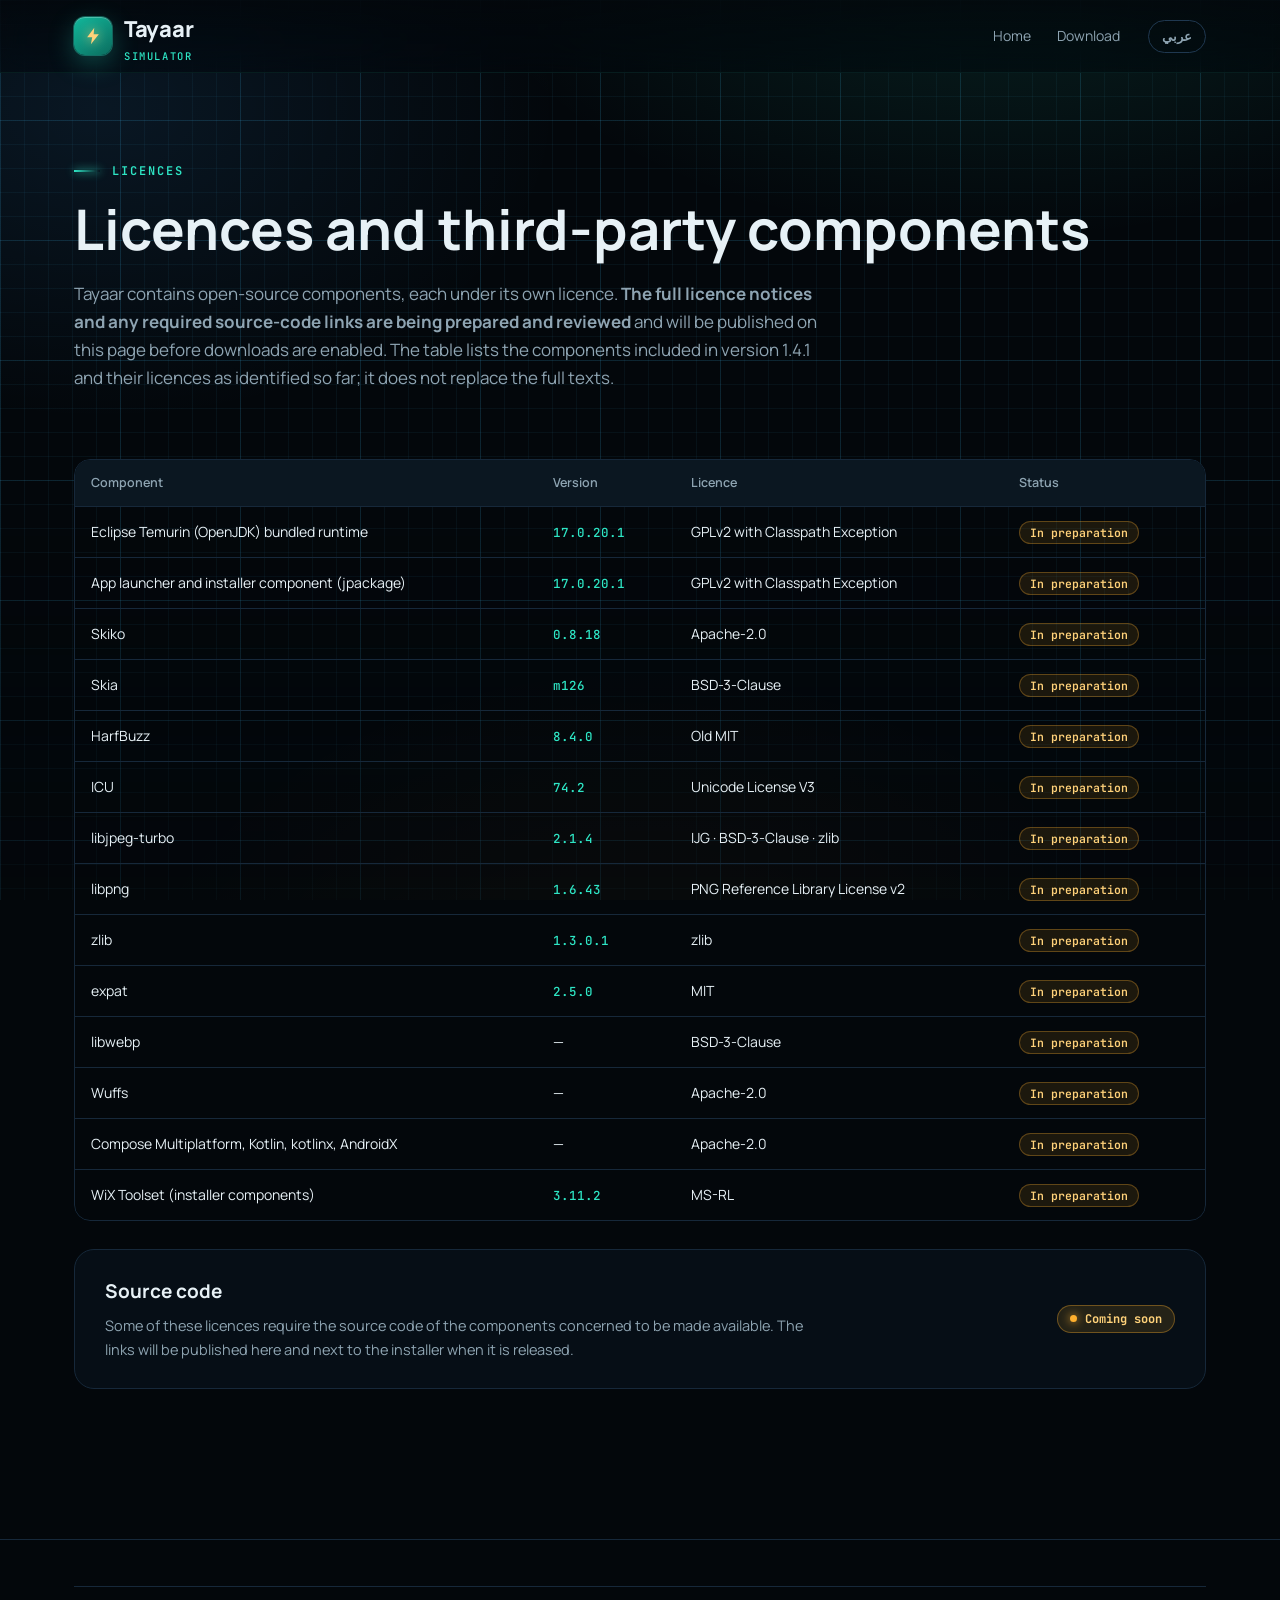
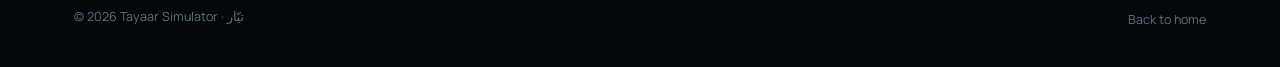
<file: en/licenses.html>
<!doctype html>
<html lang="en" dir="ltr">
<head>
  <meta charset="utf-8">
  <meta name="viewport" content="width=device-width, initial-scale=1">
  <meta name="site-root" content="../">
  <title>Licences | Tayaar Simulator</title>
  <meta name="description" content="Licences and third-party components in Tayaar Simulator.">
  <meta name="theme-color" content="#03070b">
  <meta name="robots" content="noindex">
  <link rel="icon" href="../favicon.ico">
  <link rel="alternate" hreflang="ar" href="../licenses.html">
  <link rel="preconnect" href="https://fonts.googleapis.com">
  <link rel="preconnect" href="https://fonts.gstatic.com" crossorigin>
  <link rel="stylesheet" href="https://fonts.googleapis.com/css2?family=IBM+Plex+Sans+Arabic:wght@400;500;600;700&family=JetBrains+Mono:wght@500;600;700&family=Manrope:wght@500;700;800&display=swap">
  <link rel="stylesheet" href="../assets/css/styles.css">
</head>
<body>
  <div class="blueprint" aria-hidden="true"></div>
  <header class="topbar">
    <div class="wrap">
      <a class="brand" href="./"><span class="brand-mark"><svg viewBox="0 0 24 24" aria-hidden="true"><path d="M13.5 2 5 13.5h6l-1.5 8.5L19 10h-6.2z" fill="#ffd27a"/></svg></span><span>Tayaar<small>SIMULATOR</small></span></a>
      <nav class="nav" aria-label="Links"><a href="./">Home</a><a href="./#download">Download</a></nav>
      <a class="lang-switch" href="../licenses.html" hreflang="ar" lang="ar">عربي</a>
    </div>
  </header>
  <main>
    <section class="page-hero">
      <div class="wrap">
        <span class="sec-label">Licences</span>
        <h1>Licences and third-party components</h1>
        <p>Tayaar contains open-source components, each under its own licence. <b>The full licence notices and any required source-code links are being prepared and reviewed</b> and will be published on this page before downloads are enabled. The table lists the components included in version 1.4.1 and their licences as identified so far; it does not replace the full texts.</p>
      </div>
    </section>
    <section class="section" style="padding-top:20px">
      <div class="wrap">
        <div class="table-wrap">
          <table class="table">
            <thead><tr><th>Component</th><th>Version</th><th>Licence</th><th>Status</th></tr></thead>
            <tbody>
              <tr><td>Eclipse Temurin (OpenJDK) bundled runtime</td><td><code>17.0.20.1</code></td><td>GPLv2 with Classpath Exception</td><td><span class="status">In preparation</span></td></tr>
              <tr><td>App launcher and installer component (jpackage)</td><td><code>17.0.20.1</code></td><td>GPLv2 with Classpath Exception</td><td><span class="status">In preparation</span></td></tr>
              <tr><td>Skiko</td><td><code>0.8.18</code></td><td>Apache-2.0</td><td><span class="status">In preparation</span></td></tr>
              <tr><td>Skia</td><td><code>m126</code></td><td>BSD-3-Clause</td><td><span class="status">In preparation</span></td></tr>
              <tr><td>HarfBuzz</td><td><code>8.4.0</code></td><td>Old MIT</td><td><span class="status">In preparation</span></td></tr>
              <tr><td>ICU</td><td><code>74.2</code></td><td>Unicode License V3</td><td><span class="status">In preparation</span></td></tr>
              <tr><td>libjpeg-turbo</td><td><code>2.1.4</code></td><td>IJG · BSD-3-Clause · zlib</td><td><span class="status">In preparation</span></td></tr>
              <tr><td>libpng</td><td><code>1.6.43</code></td><td>PNG Reference Library License v2</td><td><span class="status">In preparation</span></td></tr>
              <tr><td>zlib</td><td><code>1.3.0.1</code></td><td>zlib</td><td><span class="status">In preparation</span></td></tr>
              <tr><td>expat</td><td><code>2.5.0</code></td><td>MIT</td><td><span class="status">In preparation</span></td></tr>
              <tr><td>libwebp</td><td>—</td><td>BSD-3-Clause</td><td><span class="status">In preparation</span></td></tr>
              <tr><td>Wuffs</td><td>—</td><td>Apache-2.0</td><td><span class="status">In preparation</span></td></tr>
              <tr><td>Compose Multiplatform, Kotlin, kotlinx, AndroidX</td><td>—</td><td>Apache-2.0</td><td><span class="status">In preparation</span></td></tr>
              <tr><td>WiX Toolset (installer components)</td><td><code>3.11.2</code></td><td>MS-RL</td><td><span class="status">In preparation</span></td></tr>
            </tbody>
          </table>
        </div>
        <div class="notice-band" style="margin-top:28px">
          <div>
            <h3>Source code</h3>
            <p>Some of these licences require the source code of the components concerned to be made available. The links will be published here and next to the installer when it is released.</p>
          </div>
          <span class="badge-soon">Coming soon</span>
        </div>
      </div>
    </section>
  </main>
  <footer class="footer"><div class="wrap"><div class="legal"><span>© <span data-year>2026</span> Tayaar Simulator · تيّار</span><a href="./">Back to home</a></div></div></footer>
  <script src="../assets/js/site.js" defer></script>
</body>
</html>
</file>
<file: assets/css/styles.css>
/* Tayaar Simulator website. Dark "blueprint + live current" theme, CSS/SVG motion only. */
:root {
  --bg: #03070b;
  --bg-2: #07111a;
  --panel: rgba(10, 20, 30, .72);
  --panel-solid: #0a141e;
  --line: #16283a;
  --line-2: #1f3850;
  --grid: rgba(64, 196, 255, .055);
  --grid-strong: rgba(64, 196, 255, .11);
  --text: #e7f1f6;
  --muted: #8ea4b2;
  --dim: #5c7383;
  --teal: #2ee6c5;
  --teal-deep: #0f8f7c;
  --amber: #ffb02e;
  --amber-hot: #ffd27a;
  --copper: #ff7a3d;
  --blue: #3ea6ff;
  --red: #ff5d6c;
  --green: #4ade80;
  --radius: 18px;
  --max: 1180px;
  --font-ar: "IBM Plex Sans Arabic", "Segoe UI", Tahoma, sans-serif;
  --font-en: "Manrope", "Segoe UI", system-ui, sans-serif;
  --font-mono: "JetBrains Mono", ui-monospace, Consolas, monospace;
  color-scheme: dark;
}

*, *::before, *::after { box-sizing: border-box; }
html { scroll-behavior: smooth; -webkit-text-size-adjust: 100%; }
body {
  margin: 0;
  background: var(--bg);
  color: var(--text);
  font-family: var(--font-ar);
  line-height: 1.75;
  overflow-x: hidden;
}
html[lang="en"] body { font-family: var(--font-en); line-height: 1.65; }
img { max-width: 100%; display: block; }
a { color: inherit; text-decoration: none; }
button { font: inherit; color: inherit; }
:focus-visible { outline: 2px solid var(--teal); outline-offset: 3px; border-radius: 6px; }
.mono { font-family: var(--font-mono); letter-spacing: 0; }
.wrap { max-width: var(--max); margin: 0 auto; padding: 0 24px; }
.sr-only { position: absolute; width: 1px; height: 1px; overflow: hidden; clip: rect(0 0 0 0); white-space: nowrap; }

/* ---------- blueprint background ---------- */
.blueprint {
  position: fixed; inset: 0; z-index: -2; pointer-events: none;
  background:
    radial-gradient(900px 520px at 78% -8%, rgba(46, 230, 197, .13), transparent 60%),
    radial-gradient(760px 520px at 8% 12%, rgba(62, 166, 255, .10), transparent 60%),
    radial-gradient(900px 700px at 50% 120%, rgba(255, 176, 46, .06), transparent 60%),
    linear-gradient(var(--grid-strong) 1px, transparent 1px) 0 0 / 120px 120px,
    linear-gradient(90deg, var(--grid-strong) 1px, transparent 1px) 0 0 / 120px 120px,
    linear-gradient(var(--grid) 1px, transparent 1px) 0 0 / 24px 24px,
    linear-gradient(90deg, var(--grid) 1px, transparent 1px) 0 0 / 24px 24px,
    var(--bg);
  mask-image: linear-gradient(to bottom, #000 0%, #000 55%, rgba(0,0,0,.55) 100%);
}
.noise { position: fixed; inset: 0; z-index: -1; pointer-events: none; opacity: .035;
  background-image: url("data:image/svg+xml;utf8,<svg xmlns='http://www.w3.org/2000/svg' width='140' height='140'><filter id='n'><feTurbulence type='fractalNoise' baseFrequency='.9' numOctaves='2' stitchTiles='stitch'/></filter><rect width='100%' height='100%' filter='url(%23n)'/></svg>"); }

/* ---------- header ---------- */
.topbar {
  position: sticky; top: 0; z-index: 50;
  backdrop-filter: blur(14px) saturate(140%);
  -webkit-backdrop-filter: blur(14px) saturate(140%);
  background: linear-gradient(to bottom, rgba(3, 7, 11, .86), rgba(3, 7, 11, .55));
  border-bottom: 1px solid rgba(46, 230, 197, .09);
}
.topbar .wrap { height: 72px; display: flex; align-items: center; gap: 28px; }
.brand { display: flex; align-items: center; gap: 12px; font-weight: 800; font-size: 22px; letter-spacing: -.3px; }
.brand-mark {
  width: 38px; height: 38px; border-radius: 11px; display: grid; place-items: center;
  background: linear-gradient(145deg, #12b89c, #0b6d5f);
  box-shadow: 0 0 0 1px rgba(46,230,197,.35), 0 8px 26px rgba(46, 230, 197, .28), inset 0 1px 0 rgba(255,255,255,.25);
}
.brand-mark svg { width: 20px; height: 20px; filter: drop-shadow(0 0 6px rgba(255, 210, 122, .9)); }
.brand small { display: block; font: 500 10.5px/1 var(--font-mono); color: var(--teal); letter-spacing: 1.6px; margin-top: 4px; }
.nav { display: flex; gap: 26px; margin-inline-start: auto; font-size: 14px; color: var(--muted); }
.nav a { position: relative; padding: 6px 0; transition: color .2s; }
.nav a::after { content: ""; position: absolute; inset-inline: 0; bottom: 0; height: 1px; background: var(--teal);
  transform: scaleX(0); transition: transform .25s; box-shadow: 0 0 8px var(--teal); }
.nav a:hover { color: var(--text); }
.nav a:hover::after { transform: scaleX(1); }
.lang-switch { font: 600 12.5px var(--font-mono); padding: 7px 13px; border-radius: 999px; border: 1px solid var(--line-2); color: var(--muted); transition: .2s; }
.lang-switch:hover { color: var(--teal); border-color: var(--teal); }

/* ---------- buttons ---------- */
.btn {
  --b: var(--teal);
  display: inline-flex; align-items: center; justify-content: center; gap: 10px;
  padding: 14px 22px; border-radius: 12px; font-weight: 700; font-size: 15px; cursor: pointer;
  border: 1px solid transparent; transition: transform .18s, box-shadow .25s, background .25s, color .25s;
  white-space: nowrap;
}
.btn svg { width: 18px; height: 18px; flex: none; }
.btn-primary { background: linear-gradient(135deg, #3ff5d4, #18b99e); color: #022019;
  box-shadow: 0 0 0 1px rgba(46,230,197,.5), 0 10px 34px -6px rgba(46, 230, 197, .55); }
.btn-primary:hover { transform: translateY(-2px); box-shadow: 0 0 0 1px rgba(46,230,197,.7), 0 16px 44px -8px rgba(46, 230, 197, .75); }
.btn-ghost { border-color: var(--line-2); background: rgba(10, 20, 30, .55); color: var(--text); }
.btn-ghost:hover { border-color: var(--teal); color: var(--teal); }
.btn-wa { background: linear-gradient(135deg, #2fe07a, #13a957); color: #03200f; box-shadow: 0 10px 30px -8px rgba(47, 224, 122, .6); }
.btn-wa:hover { transform: translateY(-2px); }
.btn[aria-disabled="true"] { background: #101c27; color: #6f8796; border-color: var(--line); box-shadow: none; cursor: not-allowed; transform: none; }

/* ---------- hero ---------- */
.hero { position: relative; padding: 70px 0 40px; }
.hero .wrap { display: grid; grid-template-columns: 1.02fr 1fr; gap: 46px; align-items: center; }
.chip {
  display: inline-flex; align-items: center; gap: 10px; padding: 7px 14px 7px 12px; border-radius: 999px;
  border: 1px solid rgba(46,230,197,.28); background: rgba(46, 230, 197, .07);
  color: var(--teal); font: 600 12.5px var(--font-mono); letter-spacing: .4px;
}
.chip .led { width: 8px; height: 8px; border-radius: 50%; background: var(--teal); box-shadow: 0 0 10px var(--teal), 0 0 22px var(--teal); animation: led 1.6s ease-in-out infinite; }
@keyframes led { 50% { opacity: .35; box-shadow: 0 0 4px var(--teal); } }
.hero h1 {
  font-size: clamp(42px, 6.2vw, 78px); line-height: 1.12; margin: 22px 0 20px; font-weight: 800; letter-spacing: -1.5px;
}
html[lang="en"] .hero h1 { letter-spacing: -2.6px; line-height: 1.02; }
.hero h1 .live {
  background: linear-gradient(100deg, var(--amber-hot) 0%, var(--amber) 35%, var(--copper) 60%, var(--amber-hot) 100%);
  background-size: 220% 100%; -webkit-background-clip: text; background-clip: text; color: transparent;
  animation: charge 5s linear infinite; filter: drop-shadow(0 0 22px rgba(255, 176, 46, .35));
}
.hero h1 .cool { color: var(--teal); text-shadow: 0 0 34px rgba(46, 230, 197, .35); }
@keyframes charge { to { background-position: -220% 0; } }
.lead { font-size: 18.5px; color: #b6c7d1; max-width: 560px; margin: 0 0 32px; }
.hero-cta { display: flex; flex-wrap: wrap; gap: 12px; }
.hero-meta { display: flex; flex-wrap: wrap; gap: 10px 22px; margin-top: 30px; color: var(--dim); font: 500 12.5px var(--font-mono); }
.hero-meta span { display: inline-flex; align-items: center; gap: 8px; }
.hero-meta span::before { content: ""; width: 6px; height: 6px; border-radius: 2px; background: var(--line-2); box-shadow: 0 0 0 1px #2c4a63; }

/* hero board */
.board {
  position: relative; border-radius: 24px; padding: 14px;
  background: linear-gradient(160deg, rgba(14, 28, 40, .92), rgba(5, 11, 17, .95));
  border: 1px solid #1b3348;
  box-shadow: 0 0 0 1px rgba(46,230,197,.06), 0 40px 120px -30px rgba(0,0,0,.9), 0 0 120px -40px rgba(46, 230, 197, .35);
}
.board::before { content: ""; position: absolute; inset: -1px; border-radius: 25px; padding: 1px; pointer-events: none;
  background: conic-gradient(from var(--ang, 0deg), transparent 0 70%, rgba(46,230,197,.9) 78%, rgba(255,176,46,.9) 84%, transparent 92%);
  -webkit-mask: linear-gradient(#000 0 0) content-box, linear-gradient(#000 0 0); -webkit-mask-composite: xor; mask-composite: exclude;
  animation: spin-border 6s linear infinite; }
@property --ang { syntax: "<angle>"; initial-value: 0deg; inherits: false; }
@keyframes spin-border { to { --ang: 360deg; } }
.board-head { display: flex; align-items: center; justify-content: space-between; padding: 4px 8px 10px; font: 500 11.5px var(--font-mono); color: var(--dim); }
.board-head .dots { display: flex; gap: 6px; }
.board-head .dots i { width: 9px; height: 9px; border-radius: 50%; background: #1d3245; }
.board-head .dots i:first-child { background: var(--red); opacity: .8; }
.board-head .dots i:nth-child(2) { background: var(--amber); opacity: .8; }
.board-head .dots i:nth-child(3) { background: var(--green); opacity: .8; }
.board svg { width: 100%; height: auto; display: block; }
.board-foot { display: flex; justify-content: space-between; align-items: center; gap: 12px; padding: 10px 8px 2px; font: 500 12px var(--font-mono); color: var(--muted); }
.toggle {
  display: inline-flex; align-items: center; gap: 10px; padding: 8px 14px; border-radius: 999px; cursor: pointer;
  border: 1px solid rgba(255,176,46,.35); background: rgba(255, 176, 46, .08); color: var(--amber-hot); font: 600 12px var(--font-mono);
}
.toggle .knob { width: 30px; height: 16px; border-radius: 99px; background: #2a1d07; position: relative; box-shadow: inset 0 0 0 1px rgba(255,176,46,.4); }
.toggle .knob::after { content: ""; position: absolute; top: 2px; inset-inline-start: 2px; width: 12px; height: 12px; border-radius: 50%; background: var(--amber); box-shadow: 0 0 10px var(--amber); transition: transform .25s; }
.circuit.on ~ .board-foot .toggle .knob::after, .toggle[aria-pressed="true"] .knob::after { transform: translateX(14px); }
html[dir="rtl"] .toggle[aria-pressed="true"] .knob::after { transform: translateX(-14px); }

/* circuit svg internals */
.c-wire { fill: none; stroke: #2a4257; stroke-width: 3; stroke-linecap: round; stroke-linejoin: round; }
.c-wire.n { stroke: #1d3a5a; }
.c-flow { fill: none; stroke: var(--amber-hot); stroke-width: 3.6; stroke-linecap: round; stroke-dasharray: 7 13; opacity: 0; filter: url(#glow-amber); transition: opacity .4s; }
.c-flow.n { stroke: var(--blue); filter: url(#glow-blue); }
.on .c-flow { opacity: 1; animation: flow 0.9s linear infinite; }
.on .c-flow.n { animation-direction: reverse; }
.on .c-wire.l { stroke: #8a5d12; stroke-width: 4; }
.on .c-wire.n { stroke: #1b4a7c; }
@keyframes flow { to { stroke-dashoffset: -40; } }
.c-box { fill: #0c1824; stroke: #355571; stroke-width: 1.5; }
.c-sym { fill: none; stroke: #9fc1d8; stroke-width: 2; stroke-linecap: round; }
.c-txt { fill: #8ea4b2; font: 600 11px var(--font-mono); }
.c-tag { fill: var(--teal); font: 700 12px var(--font-mono); }
.c-node { fill: #4f6f88; }
.on .c-node { fill: var(--amber-hot); animation: node 1.2s ease-in-out infinite; }
@keyframes node { 50% { opacity: .45; } }
.lever { transform-origin: 268px 86px; transform: rotate(-26deg); transition: transform .35s cubic-bezier(.5,1.6,.4,1); stroke: #c9dbe7; stroke-width: 3.2; stroke-linecap: round; }
.on .lever { transform: rotate(0deg); stroke: var(--amber-hot); }
.lamp-glow { opacity: 0; transition: opacity .5s; }
.on .lamp-glow { opacity: 1; animation: flicker 3.2s infinite; }
@keyframes flicker { 0%, 100% { opacity: 1; } 47% { opacity: .92; } 48% { opacity: .75; } 49% { opacity: 1; } }
.on .lamp-sym { stroke: var(--amber-hot); }
.rotor { transform-origin: 390px 238px; }
.on .rotor { animation: rotor 1.1s linear infinite; }
@keyframes rotor { to { transform: rotate(360deg); } }
.on .motor-ring { stroke: var(--teal); }
.scope-trace { fill: none; stroke: var(--teal); stroke-width: 2; filter: url(#glow-teal); opacity: .25; transition: opacity .4s; }
.on .scope-trace { opacity: 1; animation: scope 2s linear infinite; }
@keyframes scope { to { transform: translateX(-80px); } }
.readout { fill: var(--teal); font: 600 13px var(--font-mono); }
.readout.dimmed { fill: #4f6f88; }
.status-dot { fill: #3a5266; }
.on .status-dot { fill: var(--green); filter: url(#glow-teal); }
.switch-hit { cursor: pointer; }
.switch-hit:hover + .lever, .switch-hit:focus + .lever { stroke: var(--teal); }

/* ---------- ticker ---------- */
.ticker { border-block: 1px solid var(--line); background: linear-gradient(90deg, rgba(46,230,197,.04), rgba(255,176,46,.04)); overflow: hidden; margin-top: 34px; }
.ticker-track { display: flex; width: max-content; gap: 0; animation: ticker 48s linear infinite; }
html[dir="rtl"] .ticker-track { animation-name: ticker-rtl; }
.ticker span { display: inline-flex; align-items: center; gap: 18px; padding: 14px 18px; font: 500 12.5px var(--font-mono); color: var(--muted); white-space: nowrap; direction: ltr; }
.ticker span::after { content: ""; width: 5px; height: 5px; border-radius: 50%; background: var(--amber); box-shadow: 0 0 8px var(--amber); }
@keyframes ticker { to { transform: translateX(-50%); } }
@keyframes ticker-rtl { to { transform: translateX(50%); } }

/* ---------- sections ---------- */
.section { padding: 110px 0; position: relative; }
.sec-head { max-width: 760px; margin-bottom: 52px; }
.sec-label { display: inline-flex; align-items: center; gap: 12px; font: 600 12px var(--font-mono); color: var(--teal); letter-spacing: 2px; text-transform: uppercase; }
.sec-label::before { content: ""; width: 26px; height: 2px; background: linear-gradient(90deg, var(--teal), transparent); box-shadow: 0 0 8px var(--teal); }
html[dir="rtl"] .sec-label::before { background: linear-gradient(-90deg, var(--teal), transparent); }
.sec-head h2 { font-size: clamp(30px, 4.2vw, 50px); line-height: 1.22; margin: 14px 0 14px; font-weight: 800; letter-spacing: -.6px; }
html[lang="en"] .sec-head h2 { letter-spacing: -1.4px; line-height: 1.1; }
.sec-head p { color: var(--muted); font-size: 17px; margin: 0; }
.badge-soon { display: inline-flex; align-items: center; gap: 8px; padding: 5px 12px; border-radius: 999px; font: 700 12px var(--font-mono);
  background: rgba(255, 176, 46, .12); color: var(--amber-hot); border: 1px solid rgba(255, 176, 46, .35); vertical-align: middle; }
.badge-soon::before { content: ""; width: 7px; height: 7px; border-radius: 50%; background: var(--amber); box-shadow: 0 0 10px var(--amber); animation: led 1.4s infinite; }

/* reveal */
.reveal { opacity: 0; transform: translateY(26px); transition: opacity .8s cubic-bezier(.2,.7,.2,1), transform .8s cubic-bezier(.2,.7,.2,1); }
.reveal.in { opacity: 1; transform: none; }
.reveal[data-d="1"] { transition-delay: .08s; } .reveal[data-d="2"] { transition-delay: .16s; } .reveal[data-d="3"] { transition-delay: .24s; }
/* the hero never waits for the scroll observer */
.hero .reveal { opacity: 1; transform: none; transition: none; animation: rise .9s cubic-bezier(.2,.7,.2,1) both; }
.hero .reveal[data-d="1"] { animation-delay: .08s; } .hero .reveal[data-d="2"] { animation-delay: .16s; } .hero .reveal[data-d="3"] { animation-delay: .24s; }
@keyframes rise { from { opacity: 0; transform: translateY(22px); } }

/* ---------- bento ---------- */
.bento { display: grid; grid-template-columns: repeat(3, 1fr); gap: 16px; }
.cell {
  --mx: 50%; --my: 50%;
  position: relative; overflow: hidden; border-radius: var(--radius); padding: 26px;
  background: linear-gradient(180deg, rgba(13, 25, 37, .9), rgba(7, 14, 21, .92)); border: 1px solid var(--line);
  display: flex; flex-direction: column; justify-content: flex-start; isolation: isolate;
  transition: border-color .3s, transform .3s;
}
.cell::before { content: ""; position: absolute; inset: 0; z-index: -1; opacity: 0; transition: opacity .3s;
  background: radial-gradient(360px circle at var(--mx) var(--my), rgba(46, 230, 197, .14), transparent 60%); }
.cell:hover { border-color: #24506a; transform: translateY(-3px); }
.cell:hover::before { opacity: 1; }
.cell.span-2 { grid-column: span 2; }
.cell.span-3 { grid-column: span 3; min-height: 0; }
.cell .art { position: relative; height: 158px; margin: -2px 0 30px; display: grid; place-items: center; pointer-events: none; }
.cell .art svg { width: 100%; max-width: 380px; height: 100%; overflow: visible; }
.cell .art svg, .board svg { direction: ltr; }
.cell h3 { margin: 0 0 6px; font-size: 20px; font-weight: 700; position: relative; }
.cell p { margin: 0; color: var(--muted); font-size: 14.5px; position: relative; }
.cell .kicker { font: 600 11px var(--font-mono); color: var(--teal); letter-spacing: 1.4px; margin-bottom: 8px; position: relative; text-transform: uppercase; }
.cell.ai { flex-direction: row; align-items: center; gap: 26px; justify-content: space-between; background:
  linear-gradient(110deg, rgba(46,230,197,.08), rgba(62,166,255,.06) 50%, rgba(255,176,46,.06)), linear-gradient(180deg, rgba(13,25,37,.92), rgba(7,14,21,.94)); }
.cell.ai .ai-text { max-width: 640px; }
.ai-orb { width: 92px; height: 92px; flex: none; border-radius: 50%; position: relative;
  background: radial-gradient(circle at 35% 30%, #b8fff1, var(--teal) 30%, #0b5f55 70%, #04211d);
  box-shadow: 0 0 40px rgba(46,230,197,.55), inset 0 0 18px rgba(255,255,255,.35); animation: orb 4s ease-in-out infinite; }
.ai-orb::after { content: ""; position: absolute; inset: -12px; border-radius: 50%; border: 1px dashed rgba(46,230,197,.5); animation: rotor 12s linear infinite; }
@keyframes orb { 50% { transform: scale(1.06); box-shadow: 0 0 60px rgba(46,230,197,.75), inset 0 0 18px rgba(255,255,255,.35); } }

/* mini art animations */
.m-stroke { fill: none; stroke: #4c7590; stroke-width: 2.4; stroke-linecap: round; stroke-linejoin: round; }
.m-live { fill: none; stroke: var(--amber); stroke-width: 2.6; stroke-linecap: round; stroke-dasharray: 3 12; animation: flow 1s linear infinite; filter: url(#glow-amber); }
.m-blue { stroke: var(--blue); filter: url(#glow-blue); animation-direction: reverse; }
.m-teal { stroke: var(--teal); filter: url(#glow-teal); }
.m-glow { animation: pulse-glow 2.4s ease-in-out infinite; }
@keyframes pulse-glow { 50% { opacity: .55; } }
.m-spin { transform-box: fill-box; transform-origin: center; animation: rotor 2.2s linear infinite; }
.m-spin-slow { transform-box: fill-box; transform-origin: center; animation: rotor 14s linear infinite; }
.m-needle { transform-box: fill-box; transform-origin: 50% 100%; animation: needle 3.4s cubic-bezier(.5,0,.3,1) infinite; }
@keyframes needle { 0%,100% { transform: rotate(-52deg); } 45% { transform: rotate(38deg); } 60% { transform: rotate(26deg); } }
.m-check { stroke-dasharray: 30; stroke-dashoffset: 30; animation: check 4.5s ease-in-out infinite; }
.m-check.c2 { animation-delay: .6s; } .m-check.c3 { animation-delay: 1.2s; }
@keyframes check { 0%, 12% { stroke-dashoffset: 30; } 30%, 85% { stroke-dashoffset: 0; } 100% { stroke-dashoffset: 30; } }
.m-rung { stroke-dasharray: 260; stroke-dashoffset: 260; animation: rung 3.2s ease-in-out infinite; }
@keyframes rung { 0% { stroke-dashoffset: 260; } 55%, 85% { stroke-dashoffset: 0; } 100% { stroke-dashoffset: -260; } }
.m-blink { animation: led 1s steps(2) infinite; }

/* ---------- showcase ---------- */
.showcase { display: grid; grid-template-columns: 300px 1fr; gap: 28px; align-items: start; }
.tabs { display: flex; flex-direction: column; gap: 8px; }
.tab {
  text-align: start; padding: 16px 18px; border-radius: 14px; border: 1px solid var(--line); background: rgba(9, 18, 27, .7); cursor: pointer;
  display: grid; grid-template-columns: 34px 1fr; gap: 4px 12px; align-items: center; transition: .25s;
}
.tab .ix { grid-row: span 2; font: 700 12px var(--font-mono); color: var(--dim); width: 34px; height: 34px; border-radius: 10px; display: grid; place-items: center; border: 1px solid var(--line-2); }
.tab strong { font-size: 15.5px; }
.tab small { color: var(--muted); font-size: 12.5px; line-height: 1.5; }
.tab[aria-selected="true"] { border-color: rgba(46, 230, 197, .55); background: linear-gradient(90deg, rgba(46,230,197,.12), rgba(9,18,27,.7)); box-shadow: 0 0 34px -12px rgba(46,230,197,.6); }
html[dir="rtl"] .tab[aria-selected="true"] { background: linear-gradient(-90deg, rgba(46,230,197,.12), rgba(9,18,27,.7)); }
.tab[aria-selected="true"] .ix { color: #022019; background: var(--teal); border-color: var(--teal); box-shadow: 0 0 16px var(--teal); }
.screen {
  position: relative; border-radius: 20px; padding: 12px; background: linear-gradient(160deg, #0f2232, #050b11);
  border: 1px solid #1d3a52; box-shadow: 0 50px 120px -40px rgba(0, 0, 0, .95), 0 0 90px -40px rgba(62, 166, 255, .45);
}
.screen-bar { display: flex; align-items: center; gap: 8px; padding: 2px 6px 10px; font: 500 11.5px var(--font-mono); color: var(--dim); }
.screen-bar i { width: 9px; height: 9px; border-radius: 50%; background: #1c3144; }
.screen-bar span { margin-inline-start: auto; }
.screen figure { margin: 0; position: relative; border-radius: 10px; overflow: hidden; aspect-ratio: 1440 / 880; background: #08121b; }
.screen img { width: 100%; height: 100%; object-fit: cover; object-position: top; opacity: 0; transform: scale(1.02); transition: opacity .5s, transform .8s; position: absolute; inset: 0; }
.screen img.active { opacity: 1; transform: none; }
.screen figure::after { content: ""; position: absolute; inset: 0; pointer-events: none;
  background: linear-gradient(180deg, rgba(255,255,255,.05), transparent 30%), repeating-linear-gradient(0deg, rgba(0,0,0,.05) 0 1px, transparent 1px 3px); }
.screen figcaption { position: absolute; inset-inline: 12px; bottom: -36px; font-size: 12.5px; color: var(--dim); }

/* ---------- plans ---------- */
.billing { display: inline-flex; padding: 5px; border-radius: 999px; border: 1px solid var(--line-2); background: rgba(9,18,27,.7); margin-bottom: 34px; }
.billing button { border: 0; background: none; padding: 9px 20px; border-radius: 999px; cursor: pointer; font-weight: 700; font-size: 14px; color: var(--muted); }
.billing button[aria-pressed="true"] { background: var(--teal); color: #022019; box-shadow: 0 0 20px -4px var(--teal); }
.plans { display: grid; grid-template-columns: repeat(3, 1fr); gap: 18px; align-items: stretch; }
.plan {
  position: relative; border-radius: 22px; padding: 30px 26px 26px; border: 1px solid var(--line);
  background: linear-gradient(180deg, rgba(13, 25, 37, .92), rgba(7, 14, 21, .95)); display: flex; flex-direction: column;
}
.plan.featured { border-color: rgba(46, 230, 197, .55); box-shadow: 0 0 0 1px rgba(46,230,197,.18), 0 30px 90px -30px rgba(46, 230, 197, .45);
  background: radial-gradient(500px 240px at 50% -10%, rgba(46,230,197,.16), transparent 70%), linear-gradient(180deg, rgba(13, 28, 38, .95), rgba(6, 14, 20, .96)); }
.plan .ribbon { position: absolute; top: -13px; inset-inline-start: 24px; padding: 4px 12px; border-radius: 999px; font: 700 11.5px var(--font-mono);
  background: linear-gradient(135deg, #3ff5d4, #18b99e); color: #022019; box-shadow: 0 0 18px rgba(46,230,197,.6); }
.plan h3 { margin: 0; font-size: 24px; font-weight: 800; }
.plan .tag { color: var(--muted); font-size: 14px; margin: 4px 0 22px; }
.price { display: flex; align-items: baseline; gap: 8px; min-height: 58px; padding-bottom: 22px; border-bottom: 1px dashed var(--line-2); margin-bottom: 20px; }
.price .amount { font: 800 40px/1 var(--font-mono); letter-spacing: -1px; }
.price .soon { font-size: 26px; font-weight: 800; color: var(--amber-hot); text-shadow: 0 0 22px rgba(255,176,46,.35); }
.price .per { color: var(--muted); font-size: 13px; }
.plan ul { list-style: none; padding: 0; margin: 0 0 26px; display: grid; gap: 11px; flex: 1; align-content: start; }
.plan li { display: grid; grid-template-columns: 20px 1fr; gap: 10px; font-size: 14.5px; align-items: start; }
.plan li svg { width: 18px; height: 18px; margin-top: 4px; }
.plan li.on svg { color: var(--teal); filter: drop-shadow(0 0 5px rgba(46,230,197,.7)); }
.plan li.off { color: var(--dim); }
.plan li.off span { text-decoration: line-through; text-decoration-color: rgba(92,115,131,.6); }
.plan .btn { width: 100%; }
.plans-note { margin-top: 26px; color: var(--muted); font-size: 13.5px; text-align: center; }

/* ---------- steps (circuit timeline) ---------- */
.steps { position: relative; display: grid; grid-template-columns: repeat(4, 1fr); gap: 18px; }
.steps::before { content: ""; position: absolute; top: 34px; inset-inline: 12%; height: 2px; background: repeating-linear-gradient(90deg, var(--amber) 0 6px, transparent 6px 16px);
  filter: drop-shadow(0 0 6px var(--amber)); opacity: .7; animation: steps-flow 1.2s linear infinite; }
html[dir="rtl"] .steps::before { animation-direction: reverse; }
@keyframes steps-flow { to { background-position: 32px 0; } }
.step { position: relative; text-align: center; padding: 0 10px; }
.step .node { width: 68px; height: 68px; margin: 0 auto 18px; border-radius: 50%; display: grid; place-items: center; position: relative;
  background: radial-gradient(circle at 50% 35%, #173246, #08131c); border: 1px solid #2a4c66; box-shadow: 0 0 0 6px var(--bg), 0 0 34px -6px rgba(255,176,46,.6);
  font: 800 20px var(--font-mono); color: var(--amber-hot); }
.step h4 { margin: 0 0 6px; font-size: 17px; }
.step p { margin: 0; color: var(--muted); font-size: 14px; }
.cta-strip { margin-top: 48px; padding: 26px 30px; border-radius: 20px; display: flex; align-items: center; justify-content: space-between; gap: 20px; flex-wrap: wrap;
  border: 1px solid rgba(47, 224, 122, .3); background: linear-gradient(110deg, rgba(47,224,122,.09), rgba(9,18,27,.75)); }
.cta-strip h3 { margin: 0 0 4px; font-size: 20px; }
.cta-strip p { margin: 0; color: var(--muted); font-size: 14.5px; }

/* ---------- download ---------- */
.dl { display: grid; grid-template-columns: 1.15fr 1fr; gap: 20px; }
.card { border-radius: 22px; padding: 30px; border: 1px solid var(--line); background: linear-gradient(180deg, rgba(13, 25, 37, .92), rgba(7, 14, 21, .95)); }
.dl-main { position: relative; overflow: hidden; }
.dl-main::after { content: ""; position: absolute; width: 380px; height: 380px; inset-inline-end: -140px; top: -170px; border-radius: 50%;
  background: radial-gradient(circle, rgba(46,230,197,.18), transparent 70%); pointer-events: none; }
.dl-title { display: flex; align-items: center; gap: 16px; margin-bottom: 24px; }
.dl-title .icon { width: 56px; height: 56px; border-radius: 16px; display: grid; place-items: center; background: linear-gradient(145deg, #12b89c, #0b6d5f); box-shadow: 0 10px 30px rgba(46,230,197,.3); }
.dl-title .icon svg { width: 28px; height: 28px; }
.dl-title h3 { margin: 0; font-size: 24px; }
.dl-title p { margin: 0; color: var(--muted); font: 500 13px var(--font-mono); }
.specs { display: grid; grid-template-columns: repeat(3, 1fr); gap: 10px; margin-bottom: 22px; }
.spec { padding: 12px 14px; border-radius: 12px; background: rgba(5, 11, 17, .7); border: 1px solid var(--line); }
.spec span { display: block; font-size: 11.5px; color: var(--dim); }
.spec b { font: 600 13.5px var(--font-mono); }
.dl-buttons { display: grid; grid-template-columns: 1fr 1fr; gap: 10px; }
.dl-state { margin: 14px 0 0; font-size: 13px; color: var(--amber-hot); display: flex; gap: 8px; align-items: flex-start; }
.dl-state svg { width: 16px; height: 16px; flex: none; margin-top: 3px; }
.hash { margin-top: 22px; padding: 14px 16px; border-radius: 12px; background: #050b11; border: 1px solid var(--line); }
.hash-top { display: flex; justify-content: space-between; align-items: center; gap: 10px; font-size: 12px; color: var(--dim); margin-bottom: 6px; }
.hash code { display: block; direction: ltr; text-align: left; font: 500 12.5px/1.6 var(--font-mono); color: var(--teal); overflow-wrap: anywhere; }
.copy { border: 1px solid var(--line-2); background: none; border-radius: 8px; padding: 4px 10px; font: 600 11.5px var(--font-mono); color: var(--muted); cursor: pointer; }
.copy:hover { color: var(--teal); border-color: var(--teal); }
.code { margin: 10px 0 0; padding: 12px 14px; border-radius: 10px; background: #050b11; border: 1px solid var(--line); direction: ltr; text-align: left; font: 500 12.5px/1.7 var(--font-mono); color: #b6c7d1; overflow-x: auto; }
.list { padding: 0; margin: 0; list-style: none; display: grid; gap: 12px; }
.list li { display: grid; grid-template-columns: 26px 1fr; gap: 10px; color: #c1d0d8; font-size: 14.5px; }
.list li b.n { width: 26px; height: 26px; border-radius: 8px; display: grid; place-items: center; font: 700 12px var(--font-mono); color: var(--amber-hot); background: rgba(255,176,46,.1); border: 1px solid rgba(255,176,46,.3); }
.card h4 { margin: 0 0 16px; font-size: 17px; display: flex; align-items: center; gap: 10px; }
.card h4 .ico { width: 30px; height: 30px; border-radius: 9px; display: grid; place-items: center; background: rgba(46,230,197,.1); color: var(--teal); }
.card h4 .ico svg { width: 17px; height: 17px; }
.card + .card { margin-top: 20px; }

/* ---------- FAQ ---------- */
.faq { display: grid; grid-template-columns: 1fr 1fr; gap: 14px; }
.faq details { border-radius: 16px; border: 1px solid var(--line); background: rgba(9, 18, 27, .72); padding: 4px 22px; transition: border-color .25s; }
.faq details[open] { border-color: #24506a; }
.faq summary { cursor: pointer; list-style: none; padding: 16px 0; font-weight: 700; display: flex; justify-content: space-between; gap: 14px; }
.faq summary::-webkit-details-marker { display: none; }
.faq summary::after { content: "+"; font: 400 22px/1 var(--font-mono); color: var(--teal); transition: transform .25s; }
.faq details[open] summary::after { transform: rotate(45deg); }
.faq details p { margin: 0 0 18px; color: var(--muted); font-size: 14.5px; }

/* ---------- licenses strip + footer ---------- */
.notice-band { border-radius: 20px; padding: 26px 30px; border: 1px solid var(--line); background: rgba(9,18,27,.72); display: flex; gap: 22px; align-items: center; justify-content: space-between; flex-wrap: wrap; }
.notice-band p { margin: 0; color: var(--muted); font-size: 14.5px; max-width: 720px; }
.notice-band h3 { margin: 0 0 6px; font-size: 19px; }
.footer { border-top: 1px solid var(--line); margin-top: 40px; padding: 46px 0 34px; color: var(--muted); font-size: 13.5px; }
.footer .wrap { display: grid; grid-template-columns: 1.4fr 1fr 1fr; gap: 30px; }
.footer h5 { margin: 0 0 12px; color: var(--text); font-size: 14px; }
.footer a { display: block; padding: 3px 0; }
.footer a:hover { color: var(--teal); }
.footer .warn { margin-top: 14px; color: #e69a9a; font-size: 12.5px; }
.footer .legal { grid-column: 1 / -1; border-top: 1px solid var(--line); padding-top: 20px; display: flex; justify-content: space-between; gap: 14px; flex-wrap: wrap; color: var(--dim); font-size: 12.5px; }

/* ---------- licenses page ---------- */
.page-hero { padding: 80px 0 30px; }
.page-hero h1 { font-size: clamp(34px, 5vw, 56px); margin: 16px 0 12px; line-height: 1.2; }
.page-hero p { color: var(--muted); max-width: 760px; font-size: 17px; }
.table { width: 100%; min-width: 620px; border-collapse: separate; border-spacing: 0; border: 1px solid var(--line); border-radius: 16px; overflow: hidden; font-size: 14px; }
.table th, .table td { padding: 13px 16px; text-align: start; border-bottom: 1px solid var(--line); vertical-align: top; }
.table th { background: #0b1721; color: var(--muted); font-weight: 600; font-size: 12.5px; }
.table tr:last-child td { border-bottom: 0; }
.table td code { font: 500 12.5px var(--font-mono); color: var(--teal); direction: ltr; unicode-bidi: isolate; }
.table-wrap { overflow-x: auto; border-radius: 16px; }
.status { display: inline-block; padding: 3px 10px; border-radius: 999px; font: 600 11.5px var(--font-mono); background: rgba(255,176,46,.1); color: var(--amber-hot); border: 1px solid rgba(255,176,46,.3); white-space: nowrap; }

/* Arabic text never uses the Latin monospace face */
html[lang="ar"] .chip, html[lang="ar"] .hero-meta, html[lang="ar"] .board-foot, html[lang="ar"] .sec-label,
html[lang="ar"] .badge-soon, html[lang="ar"] .plan .ribbon, html[lang="ar"] .copy, html[lang="ar"] .status,
html[lang="ar"] .screen-bar, html[lang="ar"] .toggle { font-family: var(--font-ar); letter-spacing: 0; }
html[lang="ar"] .toggle { font-family: var(--font-mono); }
html[lang="ar"] .price .amount:not(:only-child), html[lang="ar"] .spec span, html[lang="ar"] .spec b[data-rel="size"] { font-family: var(--font-ar); }
html[lang="ar"] .plan:first-child .price .amount { font-family: var(--font-ar); letter-spacing: 0; font-size: 34px; }
html[lang="ar"] .board-foot b, html[lang="ar"] .hero-meta b { font-family: var(--font-mono); }

/* ---------- responsive ---------- */
@media (max-width: 1020px) {
  .hero .wrap { grid-template-columns: 1fr; }
  .board { max-width: 640px; }
  .showcase { grid-template-columns: 1fr; }
  .tabs { flex-direction: row; overflow-x: auto; padding-bottom: 6px; scrollbar-width: none; }
  .tab { min-width: 220px; }
  .plans { grid-template-columns: 1fr; max-width: 520px; }
  .dl { grid-template-columns: 1fr; }
  .steps { grid-template-columns: 1fr 1fr; row-gap: 34px; }
  .steps::before { display: none; }
}
@media (max-width: 760px) {
  .wrap { padding: 0 16px; }
  .nav { display: none; }
  .topbar .wrap { height: 64px; justify-content: space-between; }
  .hero { padding: 44px 0 20px; }
  .lead { font-size: 16.5px; }
  .section { padding: 76px 0; }
  .bento { grid-template-columns: 1fr; }
  .cell.span-2, .cell.span-3 { grid-column: auto; }
  .cell.ai { flex-direction: column; align-items: flex-start; }
  .faq { grid-template-columns: 1fr; }
  .specs { grid-template-columns: 1fr 1fr; }
  .dl-buttons { grid-template-columns: 1fr; }
  .steps { grid-template-columns: 1fr; }
  .footer .wrap { grid-template-columns: 1fr; }
  .card { padding: 22px; }
  .btn { padding: 13px 18px; }
  .hero-cta .btn { flex: 1 1 auto; }
}

/* ---------- reduced motion ---------- */
@media (prefers-reduced-motion: reduce) {
  *, *::before, *::after { animation-duration: .001ms !important; animation-iteration-count: 1 !important; transition-duration: .001ms !important; scroll-behavior: auto !important; }
  .reveal { opacity: 1; transform: none; }
  .ticker-track { animation: none; }
}
</file>
